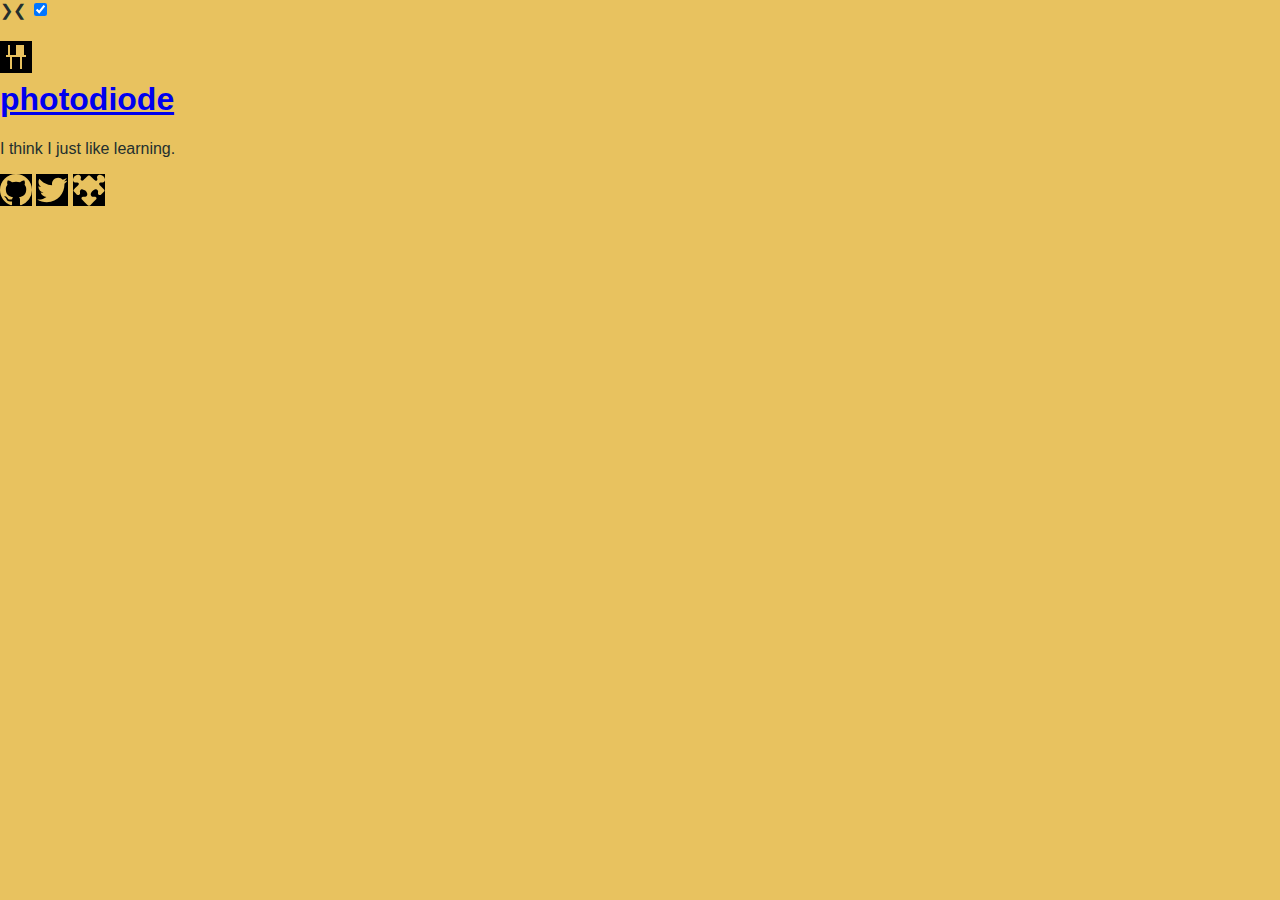
<file: index.htm>
<!doctype html>
<html>
	<head>
		<meta charset="utf-8">
		<meta name="viewport" content="width=device-width, initial-scale=1">
		
		<base href="https://photodiode.github.io/">

		<link rel="icon" type="image/x-icon" href="favicon.png">

		<title>photodiode</title>

		<link rel="stylesheet" type="text/css" href="css/main.css">
		<link rel="stylesheet" type="text/css" href="css/nav.css">
		<link rel="stylesheet" type="text/css" href="css/dialog.css">
		
		<link rel="stylesheet" type="text/css" href="css/article.css">
		<link rel="stylesheet" type="text/css" href="css/code.css">
		<link rel="stylesheet" type="text/css" href="css/syntax_mina.css">
		
		<script src="js/code.js"></script>
		<script>
			document.addEventListener('DOMContentLoaded', function() {
				code();
			});
		</script>
	</head>
	<body class="yellow">
		<label id="nav_button" for="nav_checkbox">❯❮</label>
		<input type="checkbox" id="nav_checkbox" checked>
		<nav>
			<header>
				<h1><a href="/">
					<img src="gfx/photodiode.svg" alt="Simplistic representation of a pin style photodiode">
					<div>photodiode</div>
				</a></h1>
			</header>
			<section>
				<p>I think I just like learning.</p>
			</section>
			<!--a id="arrow" href="/">Back to front</a-->
			<footer>
				<a href="https://github.com/photodiode" target="_blank"><img src="gfx/github.svg" alt="github.com/photodiode"></a>
				<a href="https://twitter.com/pinphotodiode" target="_blank"><img src="gfx/twitter.svg" alt="twitter.com/pinphotodiode"></a>
				<a href="https://addons.mozilla.org/en-US/firefox/addon/panorama-view/" target="_blank"><img src="gfx/addons.svg" alt="Firefox Addons"></a>
			</footer>
		</nav>
		<div class="dialog" hidden>Hello!</div>
		<main>
			<article>
<!-- ARTICLE -->
			</article>
		</main>
	</body>
</html>
</file>
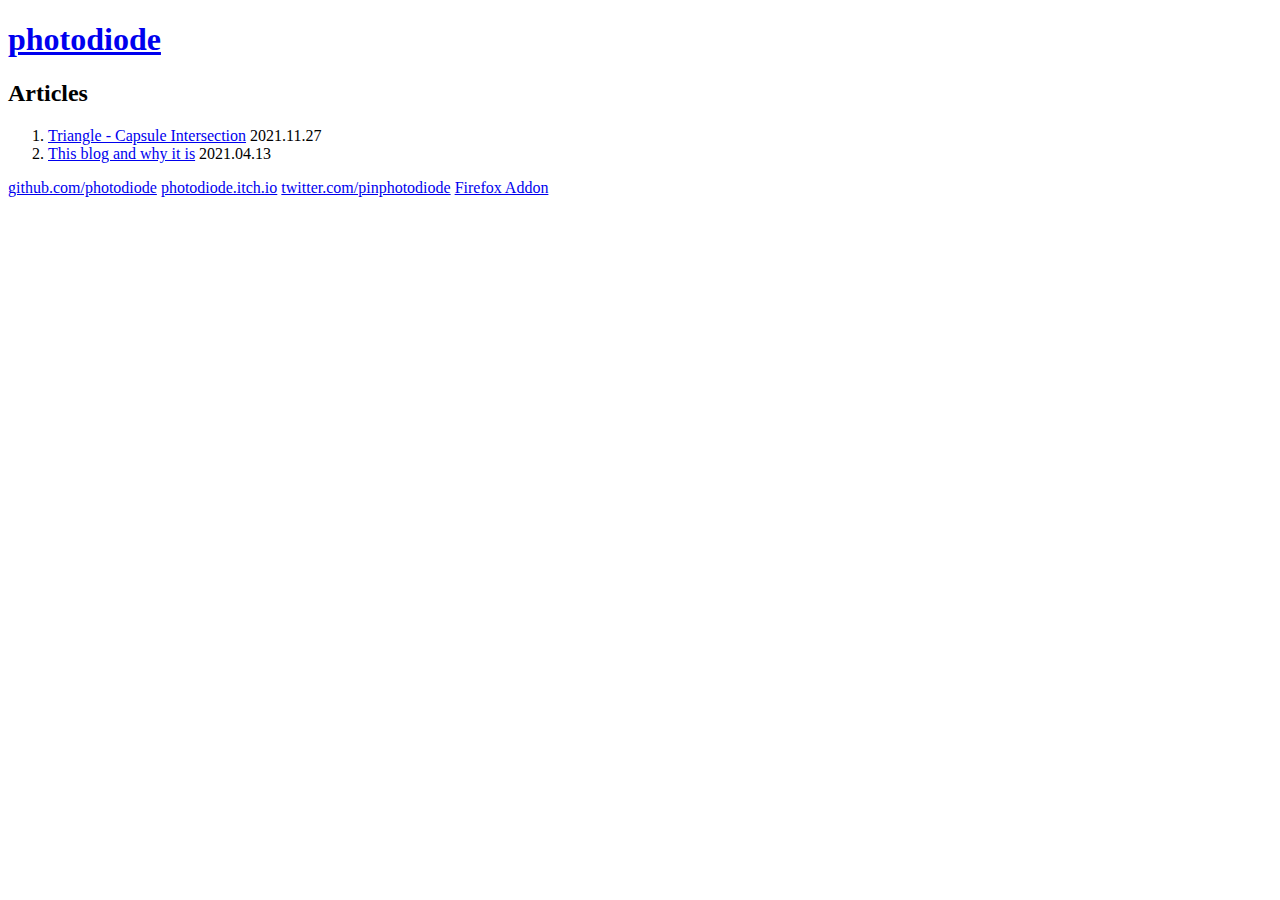
<file: docs/index.html>
<!doctype html>
<html lang=en>
	<head>
		<meta charset="utf-8">
		<meta name="viewport" content="width=device-width">

		<title>photodiode</title>

		<base href="https://photodiode.github.io/">

		<link rel="icon" href="favicon.png?v=0">
		<link rel="stylesheet" href="style.css">
	</head>
	<body class="">
		<header>
			<h1><a href="/">photodiode</a></h1>
		</header>
		<main>
			<h2>Articles</h2>
			<ol>
				<li>
					<a href="article/triangle-capsule-intersection.html">Triangle - Capsule Intersection</a>
					<time datetime="2021-11-27">2021.11.27</time>
				</li>
				<li>
					<a href="article/this-blog-and-why-it-is.html">This blog and why it is</a>
					<time datetime="2021-04-13">2021.04.13</time>
				</li>
			</ol>
		</main>
		<footer>
			<section id="links">
				<a href="https://github.com/photodiode" target="_blank" class="github">github.com/photodiode</a>
				<a href="https://photodiode.itch.io" target="_blank" class="itchio">photodiode.itch.io</a>
				<a href="https://twitter.com/pinphotodiode" target="_blank" class="twitter">twitter.com/pinphotodiode</a>
				<a href="https://addons.mozilla.org/en-US/firefox/addon/panorama-view" target="_blank" class="firefox">Firefox Addon</a>
			</section>
		</footer>
	</body>
</html>
</file>
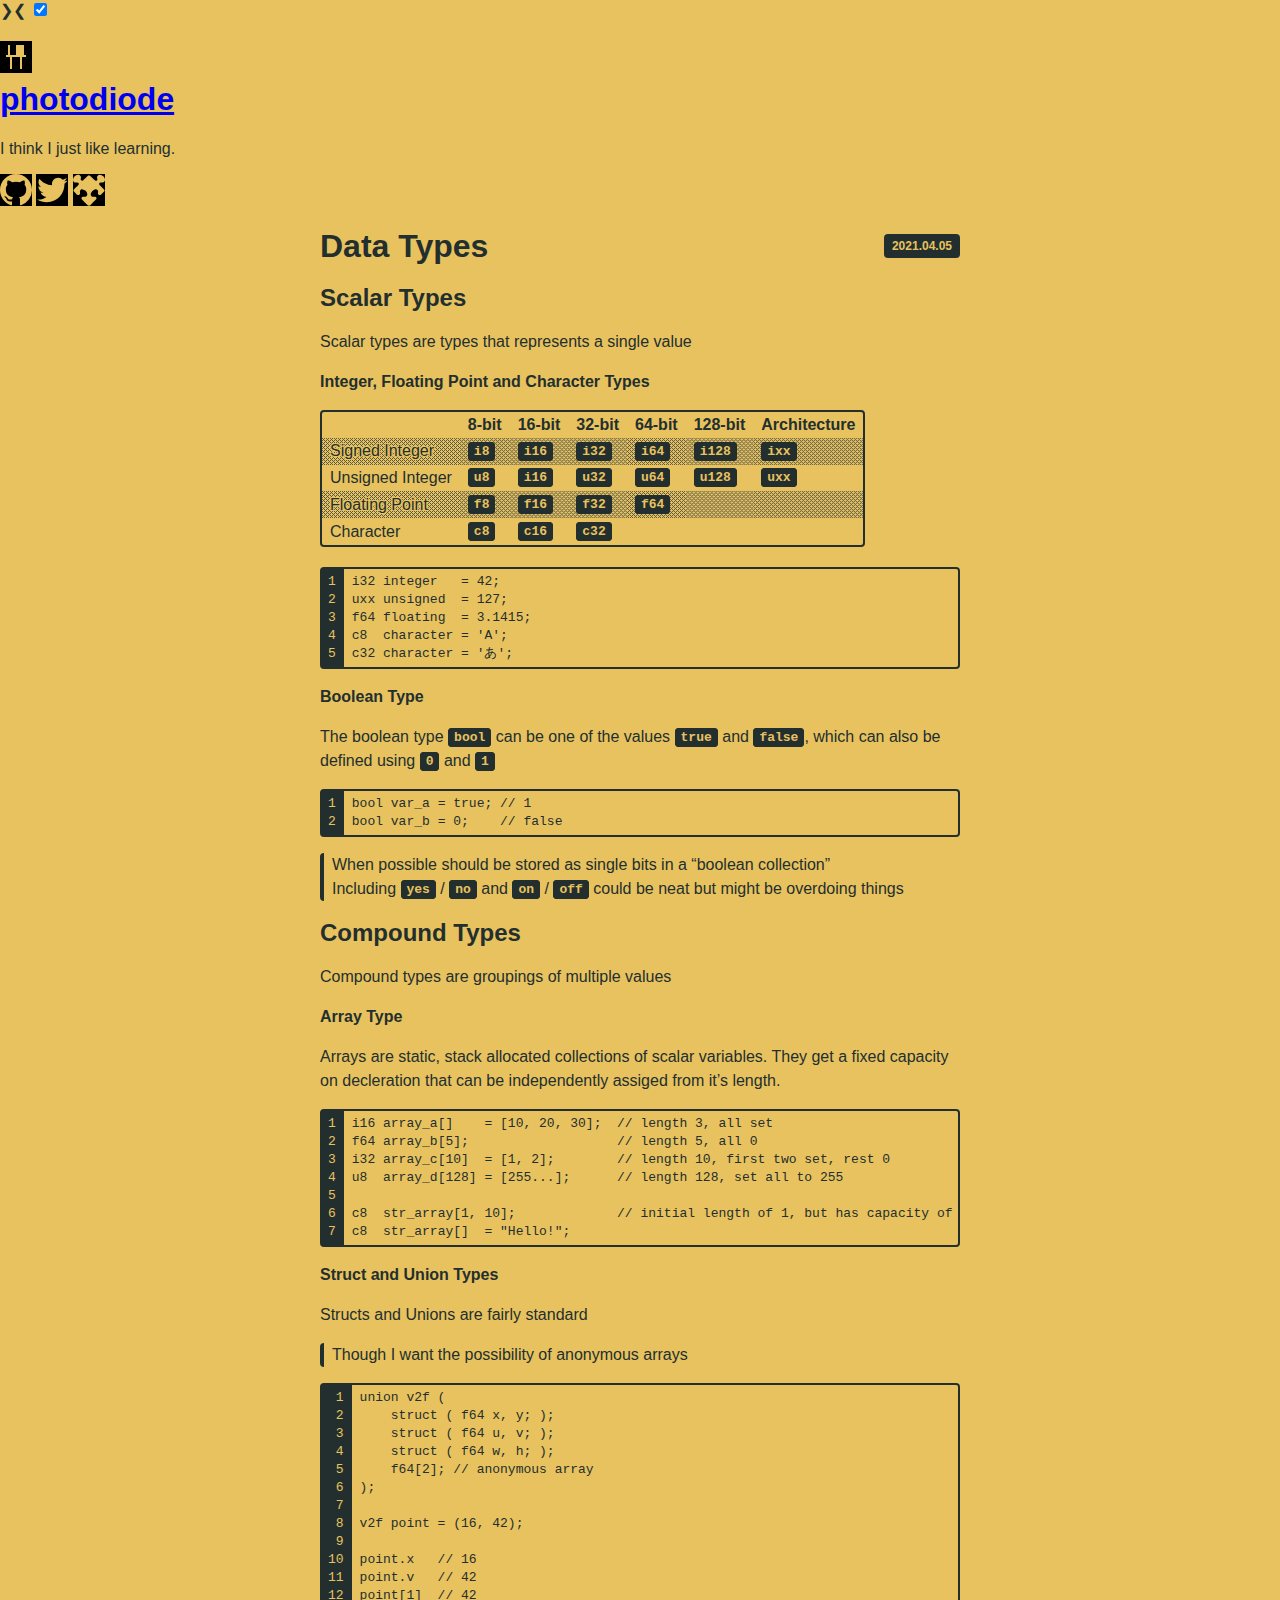
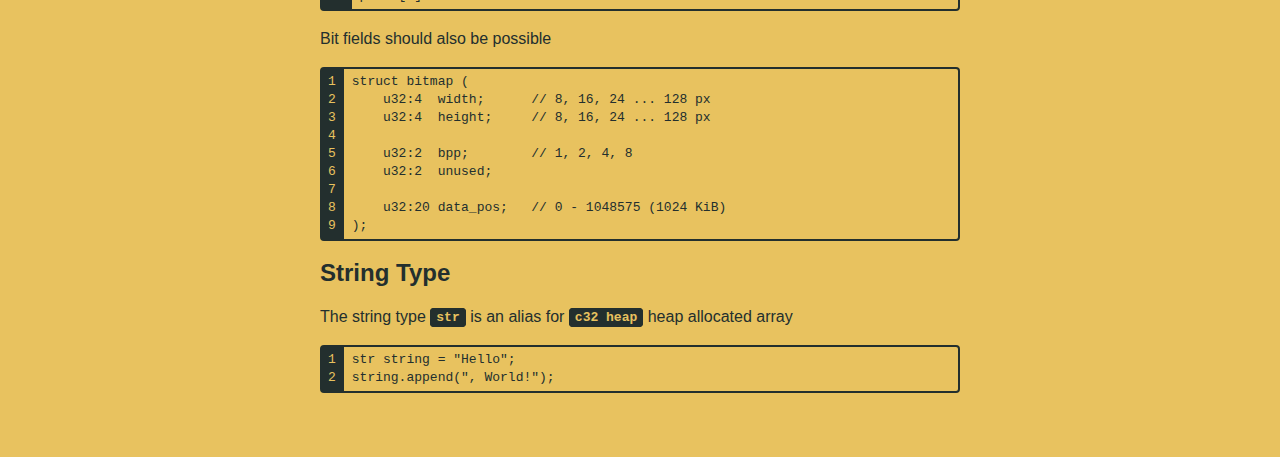
<file: article/data-types.htm>
<!doctype html>
<html>
	<head>
		<meta charset="utf-8">
		<meta name="viewport" content="width=device-width, initial-scale=1">
		
		<base href="https://photodiode.github.io/">

		<link rel="icon" type="image/x-icon" href="favicon.png">

		<title>photodiode</title>

		<link rel="stylesheet" type="text/css" href="css/main.css">
		<link rel="stylesheet" type="text/css" href="css/nav.css">
		<link rel="stylesheet" type="text/css" href="css/dialog.css">
		
		<link rel="stylesheet" type="text/css" href="css/article.css">
		<link rel="stylesheet" type="text/css" href="css/code.css">
		<link rel="stylesheet" type="text/css" href="css/syntax_mina.css">
		
		<script src="js/code.js"></script>
		<script>
			document.addEventListener('DOMContentLoaded', function() {
				code();
			});
		</script>
	</head>
	<body class="yellow">
		<label id="nav_button" for="nav_checkbox">❯❮</label>
		<input type="checkbox" id="nav_checkbox" checked>
		<nav>
			<header>
				<h1><a href="/">
					<img src="gfx/photodiode.svg" alt="Simplistic representation of a pin style photodiode">
					<div>photodiode</div>
				</a></h1>
			</header>
			<section>
				<p>I think I just like learning.</p>
			</section>
			<!--a id="arrow" href="/">Back to front</a-->
			<footer>
				<a href="https://github.com/photodiode" target="_blank"><img src="gfx/github.svg" alt="github.com/photodiode"></a>
				<a href="https://twitter.com/pinphotodiode" target="_blank"><img src="gfx/twitter.svg" alt="twitter.com/pinphotodiode"></a>
				<a href="https://addons.mozilla.org/en-US/firefox/addon/panorama-view/" target="_blank"><img src="gfx/addons.svg" alt="Firefox Addons"></a>
			</footer>
		</nav>
		<div class="dialog" hidden>Hello!</div>
		<main>
			<article>
<time datetime="2021-04-05">2021.04.05</time>

<h1>Data Types</h1>

<h2>Scalar Types</h2>

<p>Scalar types are types that represents a single value</p>

<h3>Integer, Floating Point and Character Types</h3>

<table>
<thead>
<tr>
<th>                  </th>
<th> 8-bit </th>
<th> 16-bit </th>
<th> 32-bit </th>
<th> 64-bit </th>
<th> 128-bit </th>
<th> Architecture </th>
</tr>
</thead>
<tbody>
<tr>
<td> Signed Integer   </td>
<td> <code>i8</code>  </td>
<td> <code>i16</code>  </td>
<td> <code>i32</code>  </td>
<td> <code>i64</code>  </td>
<td> <code>i128</code>  </td>
<td> <code>ixx</code>        </td>
</tr>
<tr>
<td> Unsigned Integer </td>
<td> <code>u8</code>  </td>
<td> <code>i16</code>  </td>
<td> <code>u32</code>  </td>
<td> <code>u64</code>  </td>
<td> <code>u128</code>  </td>
<td> <code>uxx</code>        </td>
</tr>
<tr>
<td> Floating Point   </td>
<td> <code>f8</code>  </td>
<td> <code>f16</code>  </td>
<td> <code>f32</code>  </td>
<td> <code>f64</code>  </td>
<td></td>
<td></td>
</tr>
<tr>
<td> Character        </td>
<td> <code>c8</code>  </td>
<td> <code>c16</code>  </td>
<td> <code>c32</code>  </td>
<td></td>
<td></td>
<td></td>
</tr>
</tbody>
</table>


<pre><code class="mina">i32 integer   = 42;
uxx unsigned  = 127;
f64 floating  = 3.1415;
c8  character = 'A';
c32 character = 'あ';
</code></pre>

<h3>Boolean Type</h3>

<p>The boolean type <code>bool</code> can be one of the values <code>true</code> and <code>false</code>, which can also be defined using <code>0</code> and <code>1</code></p>

<pre><code class="mina">bool var_a = true; // 1
bool var_b = 0;    // false
</code></pre>

<blockquote><p>When possible should be stored as single bits in a &ldquo;boolean collection&rdquo;</p>

<p>Including <code>yes</code> / <code>no</code> and <code>on</code> / <code>off</code> could be neat but might be overdoing things</p></blockquote>

<h2>Compound Types</h2>

<p>Compound types are groupings of multiple values</p>

<h3>Array Type</h3>

<p>Arrays are static, stack allocated collections of scalar variables. They get a fixed capacity on decleration that can be independently assiged from it&rsquo;s length.</p>

<pre><code class="mina">i16 array_a[]    = [10, 20, 30];  // length 3, all set
f64 array_b[5];                   // length 5, all 0
i32 array_c[10]  = [1, 2];        // length 10, first two set, rest 0
u8  array_d[128] = [255...];      // length 128, set all to 255

c8  str_array[1, 10];             // initial length of 1, but has capacity of 10
c8  str_array[]  = "Hello!";
</code></pre>

<h3>Struct and Union Types</h3>

<p>Structs and Unions are fairly standard</p>

<blockquote><p>Though I want the possibility of anonymous arrays</p></blockquote>

<pre><code class="mina">union v2f (
    struct ( f64 x, y; );
    struct ( f64 u, v; );
    struct ( f64 w, h; );
    f64[2]; // anonymous array
);

v2f point = (16, 42);

point.x   // 16
point.v   // 42
point[1]  // 42
</code></pre>

<p>Bit fields should also be possible</p>

<pre><code class="mina">struct bitmap (
    u32:4  width;      // 8, 16, 24 ... 128 px
    u32:4  height;     // 8, 16, 24 ... 128 px

    u32:2  bpp;        // 1, 2, 4, 8
    u32:2  unused;

    u32:20 data_pos;   // 0 - 1048575 (1024 KiB)
);
</code></pre>

<h2>String Type</h2>

<p>The string type <code>str</code> is an alias for <code>c32 heap</code> heap allocated array</p>

<pre><code class="mina">str string = "Hello";
string.append(", World!");
</code></pre>
			</article>
		</main>
	</body>
</html>
</file>
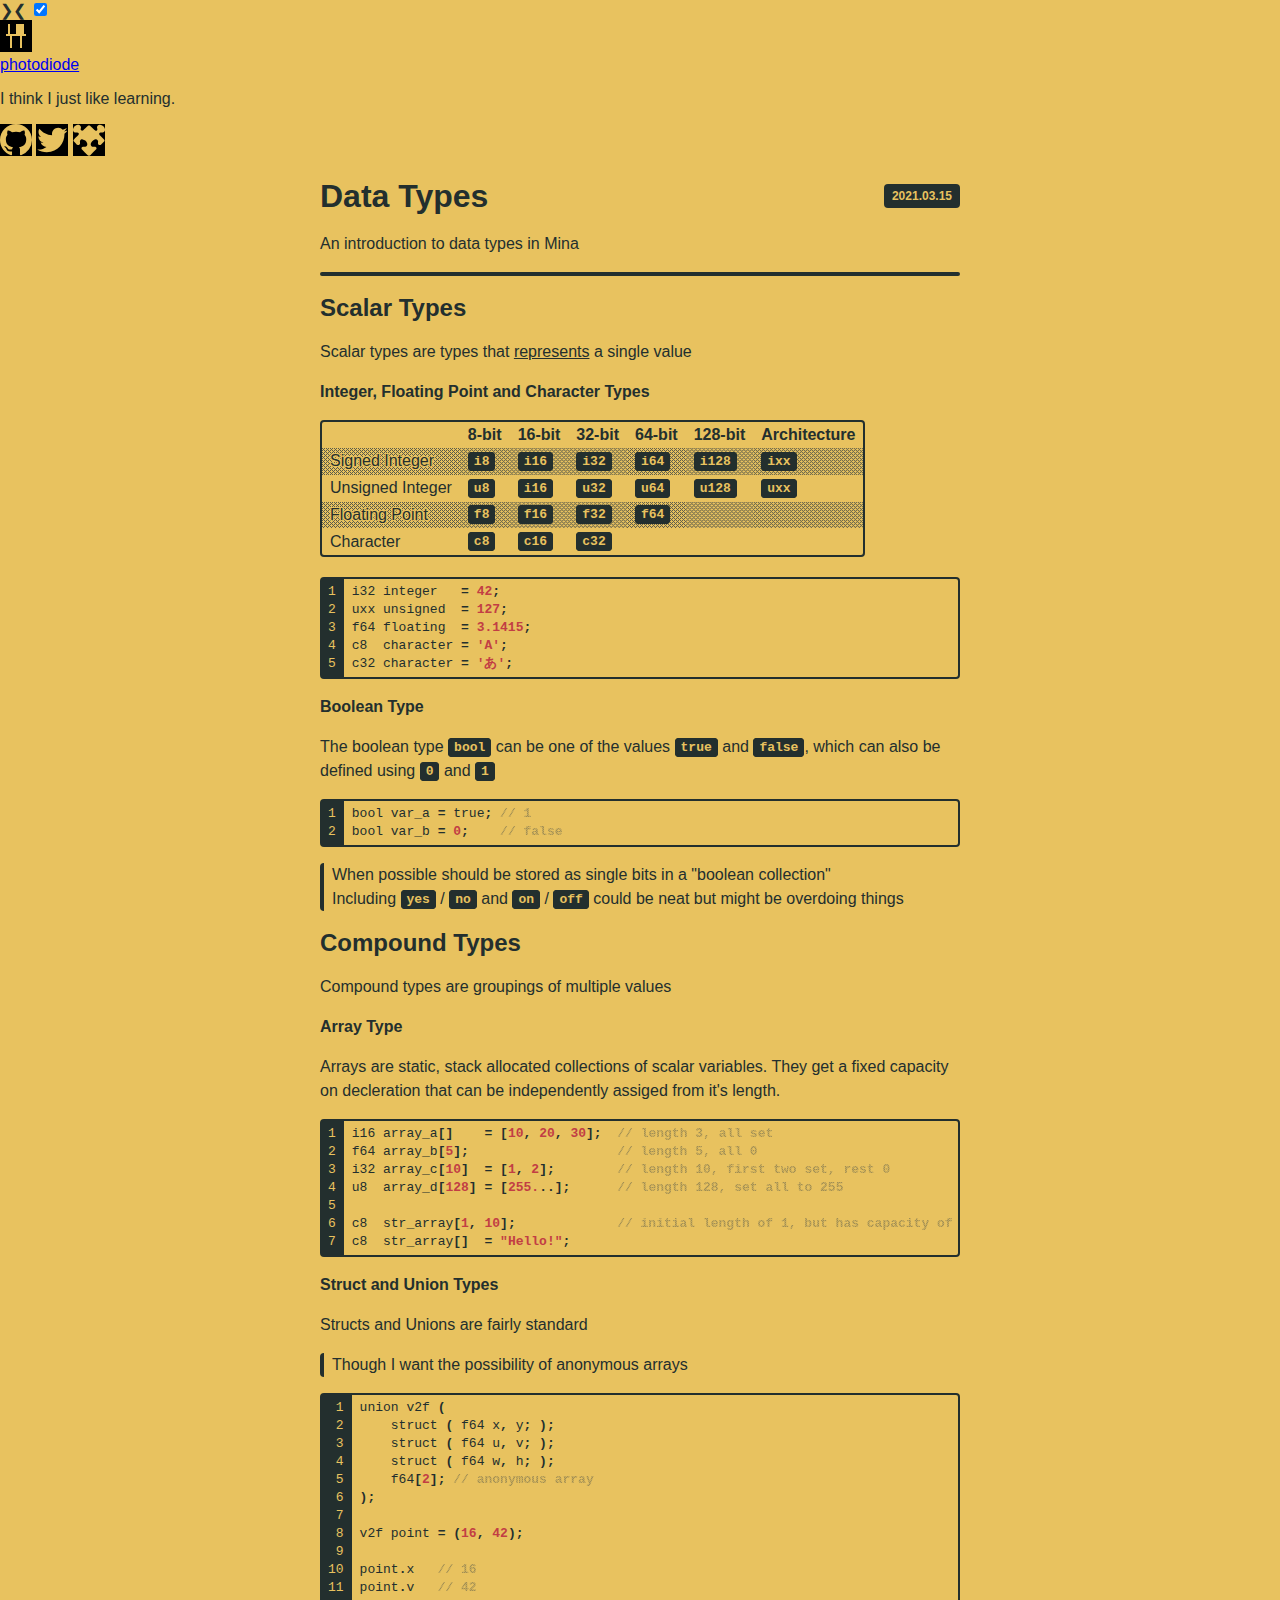
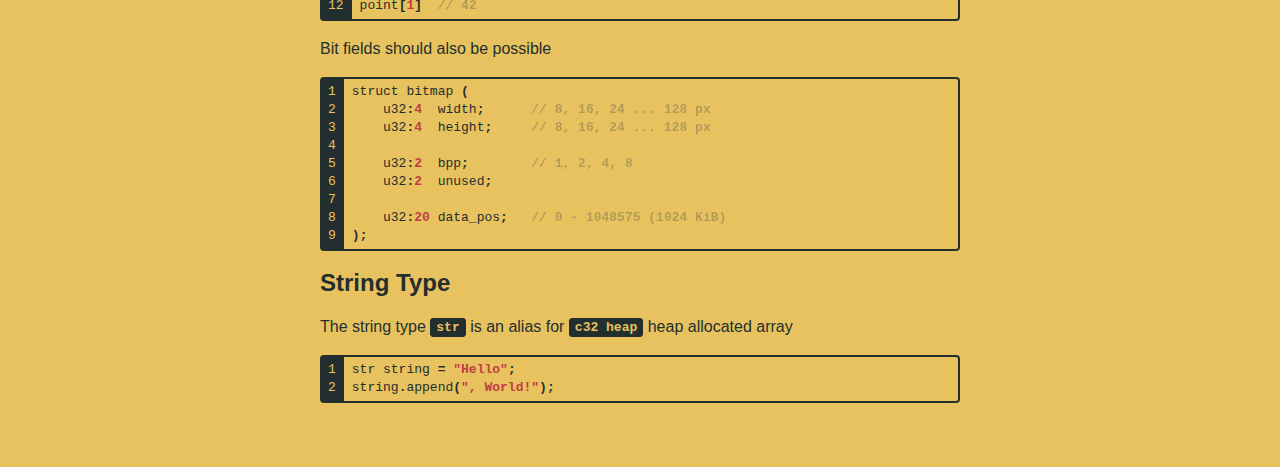
<file: article/data-types.html>
<!doctype html>
<html>
	<head>
		<meta charset="utf-8">
		<meta name="viewport" content="width=device-width, initial-scale=1">
		
		<base href="https://photodiode.github.io/">

		<link rel="icon" type="image/x-icon" href="favicon.png">

		<title>photodiode</title>

		<link rel="stylesheet" type="text/css" href="css/main.css">
		<link rel="stylesheet" type="text/css" href="css/nav.css">
		<link rel="stylesheet" type="text/css" href="css/dialog.css">
		
		<link rel="stylesheet" type="text/css" href="css/article.css">
		<link rel="stylesheet" type="text/css" href="css/code.css">
		<link rel="stylesheet" type="text/css" href="css/syntax_mina.css">
		
		<script src="js/code.js"></script>
		<script>
			document.addEventListener('DOMContentLoaded', function() {
				code();
			});
		</script>
	</head>
	<body class="yellow">
		<label id="nav_button" for="nav_checkbox">❯❮</label>
		<input type="checkbox" id="nav_checkbox" checked>
		<nav>
			<header>
				<a href="/">
					<img src="gfx/photodiode.svg" alt="Simplistic representation of a pin style photodiode">
					<div>photodiode</div>
				</a>
			</header>
			<section>
				<p>I think I just like learning.</p>
			</section>
			<!--a id="arrow" href="/">Back to front</a-->
			<footer>
				<a href="https://github.com/photodiode" target="_blank"><img src="gfx/github.svg" alt="github.com/photodiode"></a>
				<a href="https://twitter.com/pinphotodiode" target="_blank"><img src="gfx/twitter.svg" alt="twitter.com/pinphotodiode"></a>
				<a href="https://addons.mozilla.org/en-US/firefox/addon/panorama-view/" target="_blank"><img src="gfx/addons.svg" alt="Firefox Addons"></a>
			</footer>
		</nav>
		<div class="dialog" hidden>Hello!</div>
		<main>
<article>
<time datetime="2021-03-15">2021.03.15</time>
<h1>Data Types</h1>
<p>An introduction to data types in Mina</p>
<hr />
<h2>Scalar Types</h2>
<p>Scalar types are types that <a href="#test">represents</a> a single value</p>
<h3>Integer, Floating Point and Character Types</h3>
<table>
<thead>
<tr>
<th></th>
<th>8-bit</th>
<th>16-bit</th>
<th>32-bit</th>
<th>64-bit</th>
<th>128-bit</th>
<th>Architecture</th>
</tr>
</thead>
<tbody>
<tr>
<td>Signed Integer</td>
<td><code>i8</code></td>
<td><code>i16</code></td>
<td><code>i32</code></td>
<td><code>i64</code></td>
<td><code>i128</code></td>
<td><code>ixx</code></td>
</tr>
<tr>
<td>Unsigned Integer</td>
<td><code>u8</code></td>
<td><code>i16</code></td>
<td><code>u32</code></td>
<td><code>u64</code></td>
<td><code>u128</code></td>
<td><code>uxx</code></td>
</tr>
<tr>
<td>Floating Point</td>
<td><code>f8</code></td>
<td><code>f16</code></td>
<td><code>f32</code></td>
<td><code>f64</code></td>
<td></td>
<td></td>
</tr>
<tr>
<td>Character</td>
<td><code>c8</code></td>
<td><code>c16</code></td>
<td><code>c32</code></td>
<td></td>
<td></td>
<td></td>
</tr>
</tbody>
</table>
<pre><code class="language-mina">i32 integer   = 42;
uxx unsigned  = 127;
f64 floating  = 3.1415;
c8  character = 'A';
c32 character = 'あ';
</code></pre>
<h3>Boolean Type</h3>
<p>The boolean type <code>bool</code> can be one of the values <code>true</code> and <code>false</code>, which can also be defined using <code>0</code> and <code>1</code></p>
<pre><code class="language-mina">bool var_a = true; // 1
bool var_b = 0;    // false
</code></pre>
<blockquote>
<p>When possible should be stored as single bits in a "boolean collection"</p>
<p>Including <code>yes</code> / <code>no</code> and <code>on</code> / <code>off</code> could be neat but might be overdoing things</p>
</blockquote>
<h2>Compound Types</h2>
<p>Compound types are groupings of multiple values</p>
<h3>Array Type</h3>
<p>Arrays are static, stack allocated collections of scalar variables. They get a fixed capacity on decleration that can be independently assiged from it's length.</p>
<pre><code class="language-mina">i16 array_a[]    = [10, 20, 30];  // length 3, all set
f64 array_b[5];                   // length 5, all 0
i32 array_c[10]  = [1, 2];        // length 10, first two set, rest 0
u8  array_d[128] = [255...];      // length 128, set all to 255

c8  str_array[1, 10];             // initial length of 1, but has capacity of 10
c8  str_array[]  = &quot;Hello!&quot;;
</code></pre>
<h3>Struct and Union Types</h3>
<p>Structs and Unions are fairly standard</p>
<blockquote>
<p>Though I want the possibility of anonymous arrays</p>
</blockquote>
<pre><code class="language-mina">union v2f (
    struct ( f64 x, y; );
    struct ( f64 u, v; );
    struct ( f64 w, h; );
    f64[2]; // anonymous array
);

v2f point = (16, 42);

point.x   // 16
point.v   // 42
point[1]  // 42
</code></pre>
<p>Bit fields should also be possible</p>
<pre><code class="language-mina">struct bitmap (
    u32:4  width;      // 8, 16, 24 ... 128 px
    u32:4  height;     // 8, 16, 24 ... 128 px

    u32:2  bpp;        // 1, 2, 4, 8
    u32:2  unused;

    u32:20 data_pos;   // 0 - 1048575 (1024 KiB)
);
</code></pre>
<h2>String Type</h2>
<p>The string type <code>str</code> is an alias for <code>c32 heap</code> heap allocated array</p>
<pre><code class="language-mina">str string = &quot;Hello&quot;;
string.append(&quot;, World!&quot;);
</code></pre>
</article>
		</main>
	</body>
</html>
</file>
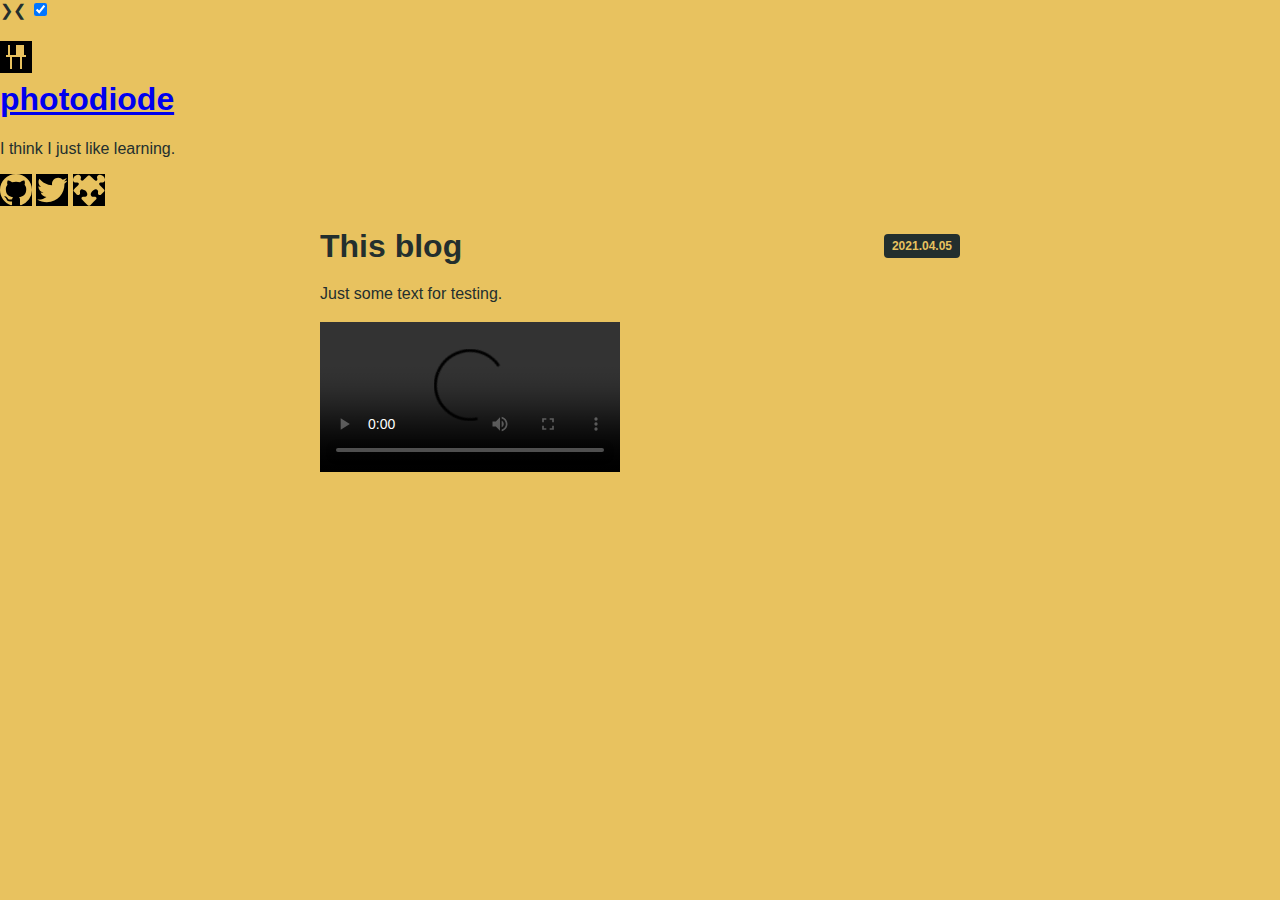
<file: article/this-blog.htm>
<!doctype html>
<html>
	<head>
		<meta charset="utf-8">
		<meta name="viewport" content="width=device-width, initial-scale=1">
		
		<base href="https://photodiode.github.io/">

		<link rel="icon" type="image/x-icon" href="favicon.png">

		<title>photodiode</title>

		<link rel="stylesheet" type="text/css" href="css/main.css">
		<link rel="stylesheet" type="text/css" href="css/nav.css">
		<link rel="stylesheet" type="text/css" href="css/dialog.css">
		
		<link rel="stylesheet" type="text/css" href="css/article.css">
		<link rel="stylesheet" type="text/css" href="css/code.css">
		<link rel="stylesheet" type="text/css" href="css/syntax_mina.css">
		
		<script src="js/code.js"></script>
		<script>
			document.addEventListener('DOMContentLoaded', function() {
				code();
			});
		</script>
	</head>
	<body class="yellow">
		<label id="nav_button" for="nav_checkbox">❯❮</label>
		<input type="checkbox" id="nav_checkbox" checked>
		<nav>
			<header>
				<h1><a href="/">
					<img src="gfx/photodiode.svg" alt="Simplistic representation of a pin style photodiode">
					<div>photodiode</div>
				</a></h1>
			</header>
			<section>
				<p>I think I just like learning.</p>
			</section>
			<!--a id="arrow" href="/">Back to front</a-->
			<footer>
				<a href="https://github.com/photodiode" target="_blank"><img src="gfx/github.svg" alt="github.com/photodiode"></a>
				<a href="https://twitter.com/pinphotodiode" target="_blank"><img src="gfx/twitter.svg" alt="twitter.com/pinphotodiode"></a>
				<a href="https://addons.mozilla.org/en-US/firefox/addon/panorama-view/" target="_blank"><img src="gfx/addons.svg" alt="Firefox Addons"></a>
			</footer>
		</nav>
		<div class="dialog" hidden>Hello!</div>
		<main>
			<article>
<time datetime="2021-04-05">2021.04.05</time>

<h1>This blog</h1>

<p>Just some text for testing.</p>

<p><video controls="true" allowfullscreen="true">
    <source src="videos/chip-8.mp4" type="video/mp4">
</video></p>
			</article>
		</main>
	</body>
</html>
</file>
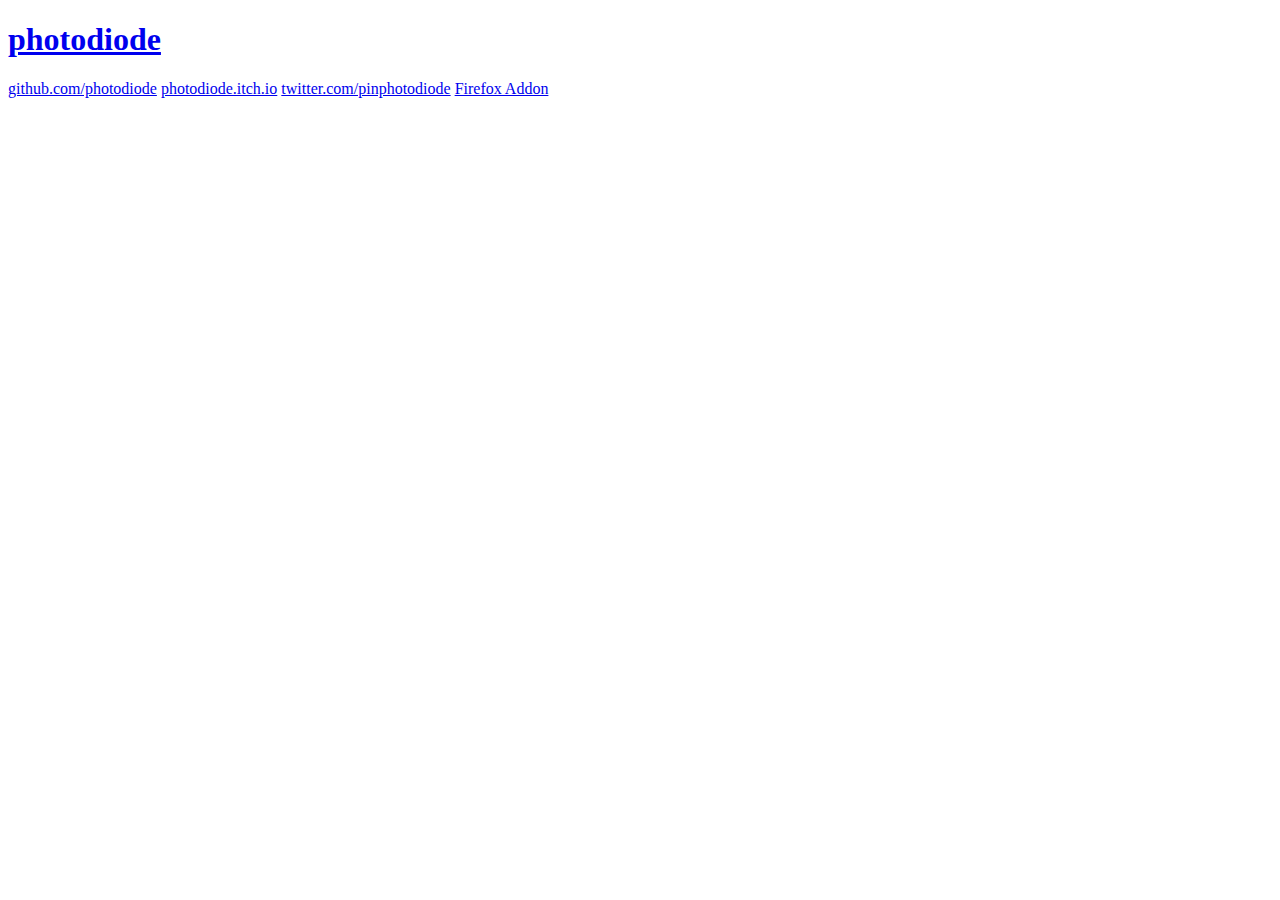
<file: src/template.html>
<!doctype html>
<html lang=en>
	<head>
		<meta charset="utf-8">
		<meta name="viewport" content="width=device-width">

		<title><!-- TITLE --></title>

		<base href="https://photodiode.github.io/">

		<link rel="icon" href="favicon.png?v=0">
		<link rel="stylesheet" href="style.css">
	</head>
	<body class="">
		<header>
			<h1><a href="/">photodiode</a></h1>
		</header>
		<main>
<!-- CONTENT -->
		</main>
		<footer>
			<section id="links">
				<a href="https://github.com/photodiode" target="_blank" class="github">github.com/photodiode</a>
				<a href="https://photodiode.itch.io" target="_blank" class="itchio">photodiode.itch.io</a>
				<a href="https://twitter.com/pinphotodiode" target="_blank" class="twitter">twitter.com/pinphotodiode</a>
				<a href="https://addons.mozilla.org/en-US/firefox/addon/panorama-view" target="_blank" class="firefox">Firefox Addon</a>
			</section>
		</footer>
	</body>
</html>
</file>
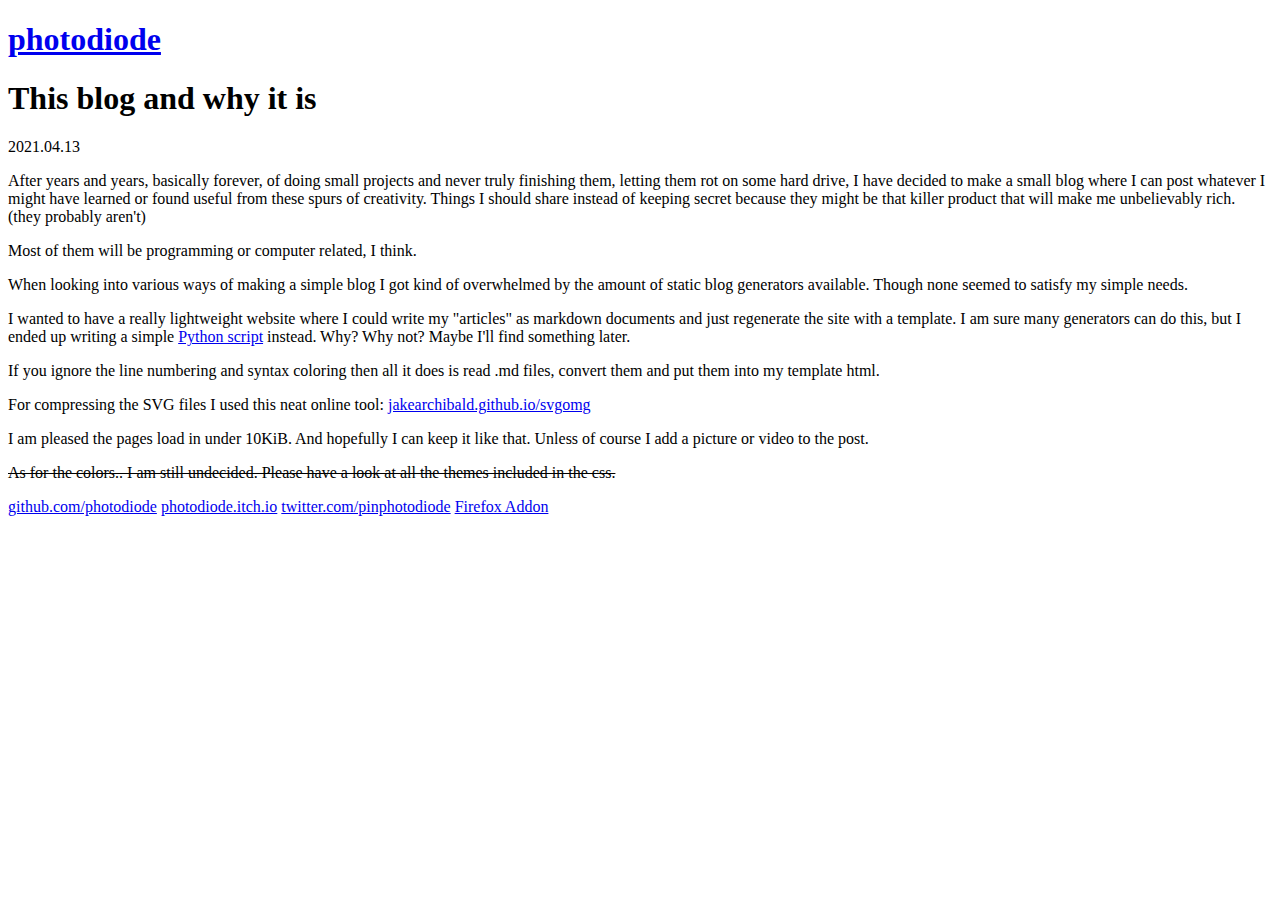
<file: docs/article/this-blog-and-why-it-is.html>
<!doctype html>
<html lang=en>
	<head>
		<meta charset="utf-8">
		<meta name="viewport" content="width=device-width">

		<title>This blog and why it is - photodiode</title>

		<base href="https://photodiode.github.io/">

		<link rel="icon" href="favicon.png?v=0">
		<link rel="stylesheet" href="style.css">
	</head>
	<body class="">
		<header>
			<h1><a href="/">photodiode</a></h1>
		</header>
		<main>
<article>
<h1>This blog and why it is</h1>
<time datetime="2021-04-13">2021.04.13</time>

<p>After years and years, basically forever, of doing small projects and never truly finishing them, letting them rot on some hard drive, I have decided to make a small blog where I can post whatever I might have learned or found useful from these spurs of creativity. Things I should share instead of keeping secret because they might be that killer product that will make me unbelievably rich. (they probably aren't)</p>
<p>Most of them will be programming or computer related, I think.</p>
<p>When looking into various ways of making a simple blog I got kind of overwhelmed by the amount of static blog generators available. Though none seemed to satisfy my simple needs.</p>
<p>I wanted to have a really lightweight website where I could write my "articles" as markdown documents and just regenerate the site with a template. I am sure many generators can do this, but I ended up writing a simple <a href="https://github.com/photodiode/photodiode.github.io/blob/master/publish" target="_blank">Python script</a> instead. Why? Why not? Maybe I'll find something later.</p>
<p>If you ignore the line numbering and syntax coloring then all it does is read .md files, convert them and put them into my template html.</p>
<p>For compressing the SVG files I used this neat online tool: <a href="https://jakearchibald.github.io/svgomg/" target="_blank">jakearchibald.github.io/svgomg</a></p>
<p>I am pleased the pages load in under 10KiB. And hopefully I can keep it like that. Unless of course I add a picture or video to the post.</p>
<p><del>As for the colors.. I am still undecided. Please have a look at all the themes included in the css.</del></p>

</article>
		</main>
		<footer>
			<section id="links">
				<a href="https://github.com/photodiode" target="_blank" class="github">github.com/photodiode</a>
				<a href="https://photodiode.itch.io" target="_blank" class="itchio">photodiode.itch.io</a>
				<a href="https://twitter.com/pinphotodiode" target="_blank" class="twitter">twitter.com/pinphotodiode</a>
				<a href="https://addons.mozilla.org/en-US/firefox/addon/panorama-view" target="_blank" class="firefox">Firefox Addon</a>
			</section>
		</footer>
	</body>
</html>
</file>
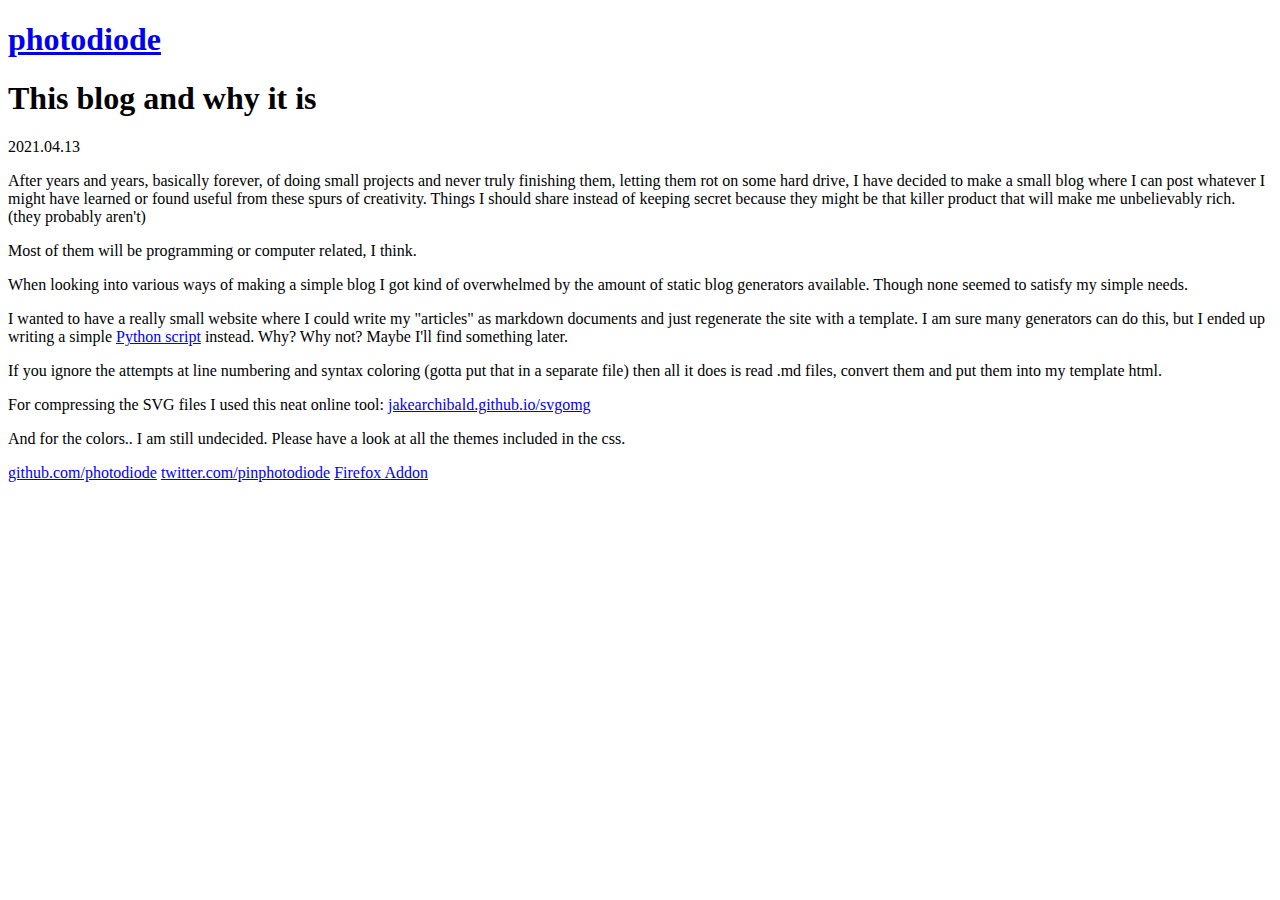
<file: docs/article/this-blog.html>
<!doctype html>
<html lang=en>
	<head>
		<meta charset="utf-8">
		<meta name="viewport" content="width=device-width">

		<title>This blog and why it is - photodiode</title>

		<base href="https://photodiode.github.io/">

		<link rel="icon" href="favicon.png?v=0">
		<link rel="stylesheet" href="style.css">
	</head>
	<body class="">
		<header>
			<h1><a href="/">photodiode</a></h1>
		</header>
		<main>
<article>
<h1>This blog and why it is</h1>
<time datetime="2021-04-13">2021.04.13</time>

<p>After years and years, basically forever, of doing small projects and never truly finishing them, letting them rot on some hard drive, I have decided to make a small blog where I can post whatever I might have learned or found useful from these spurs of creativity. Things I should share instead of keeping secret because they might be that killer product that will make me unbelievably rich. (they probably aren't)</p>
<p>Most of them will be programming or computer related, I think.</p>
<p>When looking into various ways of making a simple blog I got kind of overwhelmed by the amount of static blog generators available. Though none seemed to satisfy my simple needs.</p>
<p>I wanted to have a really small website where I could write my "articles" as markdown documents and just regenerate the site with a template. I am sure many generators can do this, but I ended up writing a simple <a href="https://github.com/photodiode/photodiode.github.io/blob/master/publish">Python script</a> instead. Why? Why not? Maybe I'll find something later.</p>
<p>If you ignore the attempts at line numbering and syntax coloring (gotta put that in a separate file) then all it does is read .md files, convert them and put them into my template html.</p>
<p>For compressing the SVG files I used this neat online tool: <a href="https://jakearchibald.github.io/svgomg/">jakearchibald.github.io/svgomg</a></p>
<p>And for the colors.. I am still undecided. Please have a look at all the themes included in the css.</p>

</article>
		</main>
		<footer>
			<section id="links">
				<a href="https://github.com/photodiode" target="_blank" class="github">github.com/photodiode</a>
				<a href="https://twitter.com/pinphotodiode" target="_blank" class="twitter">twitter.com/pinphotodiode</a>
				<a href="https://addons.mozilla.org/en-US/firefox/addon/panorama-view/" target="_blank" class="firefox">Firefox Addon</a>
			</section>
		</footer>
	</body>
</html>
</file>
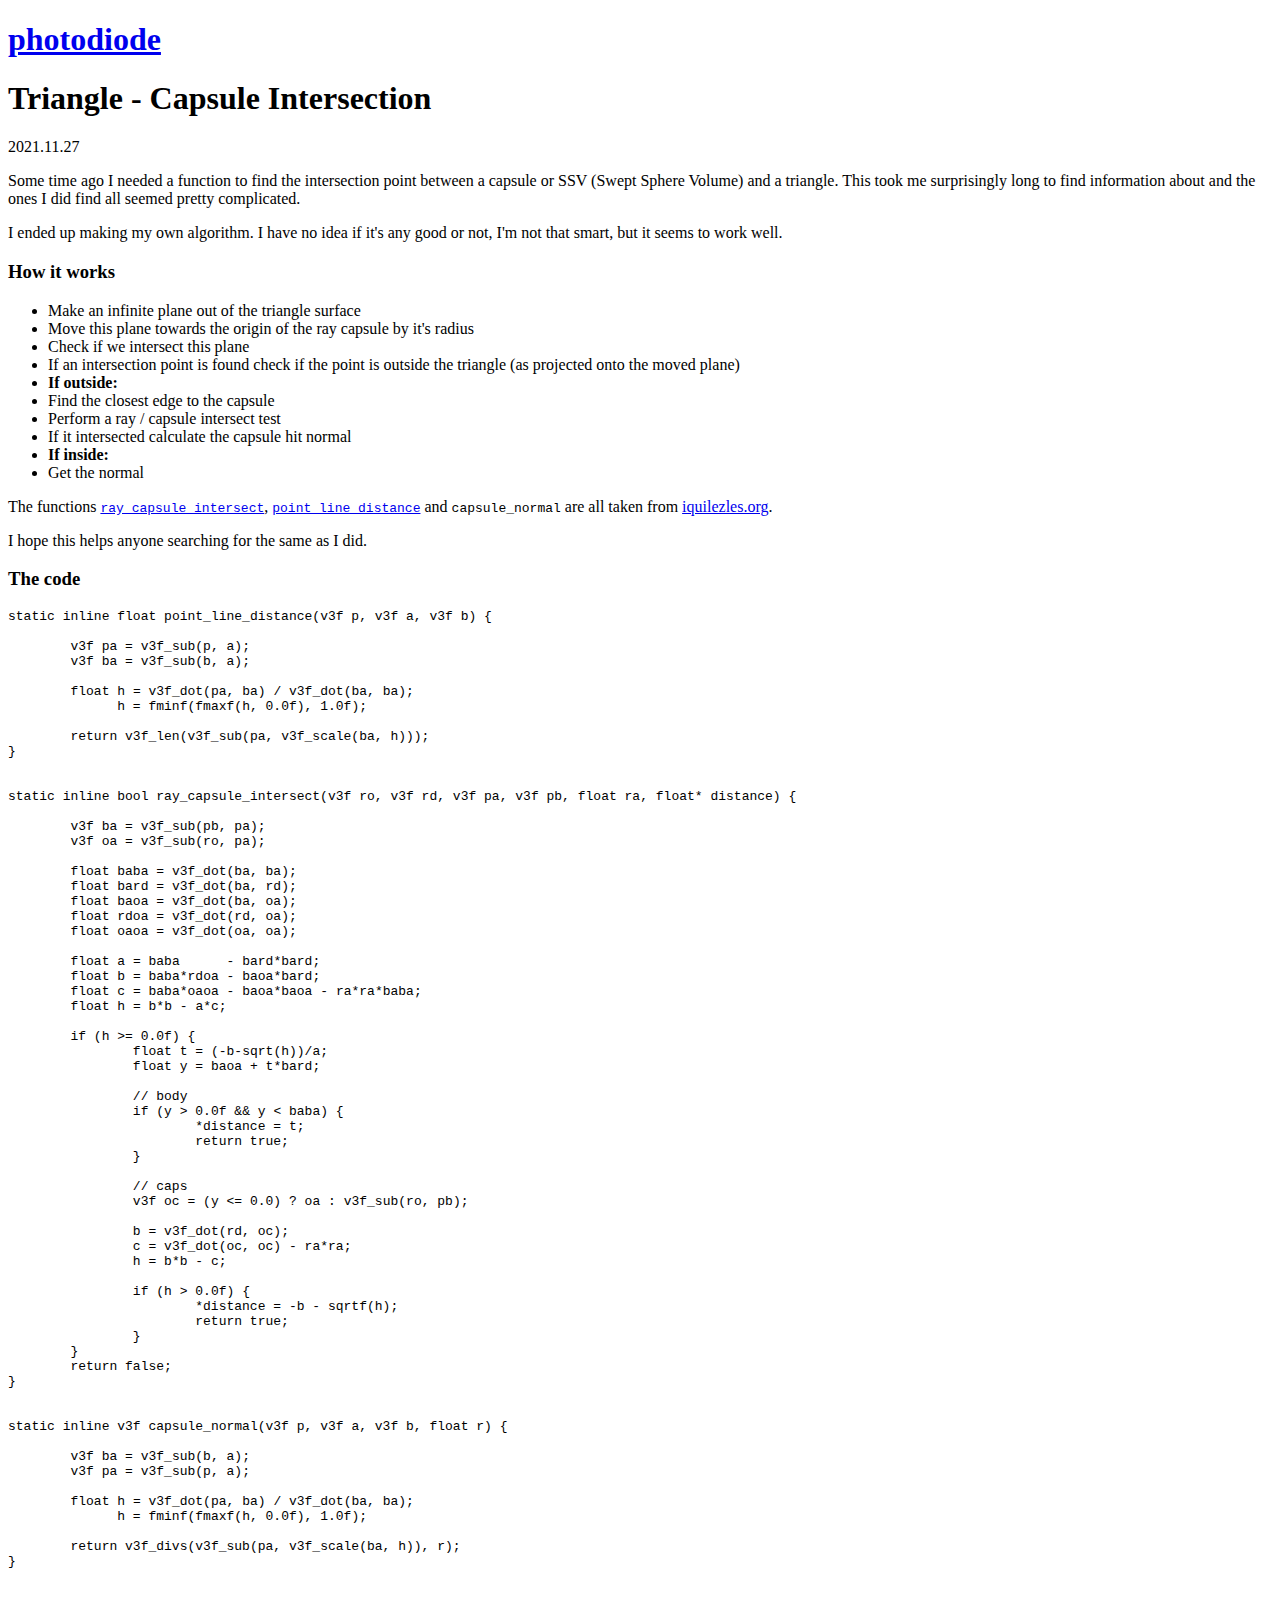
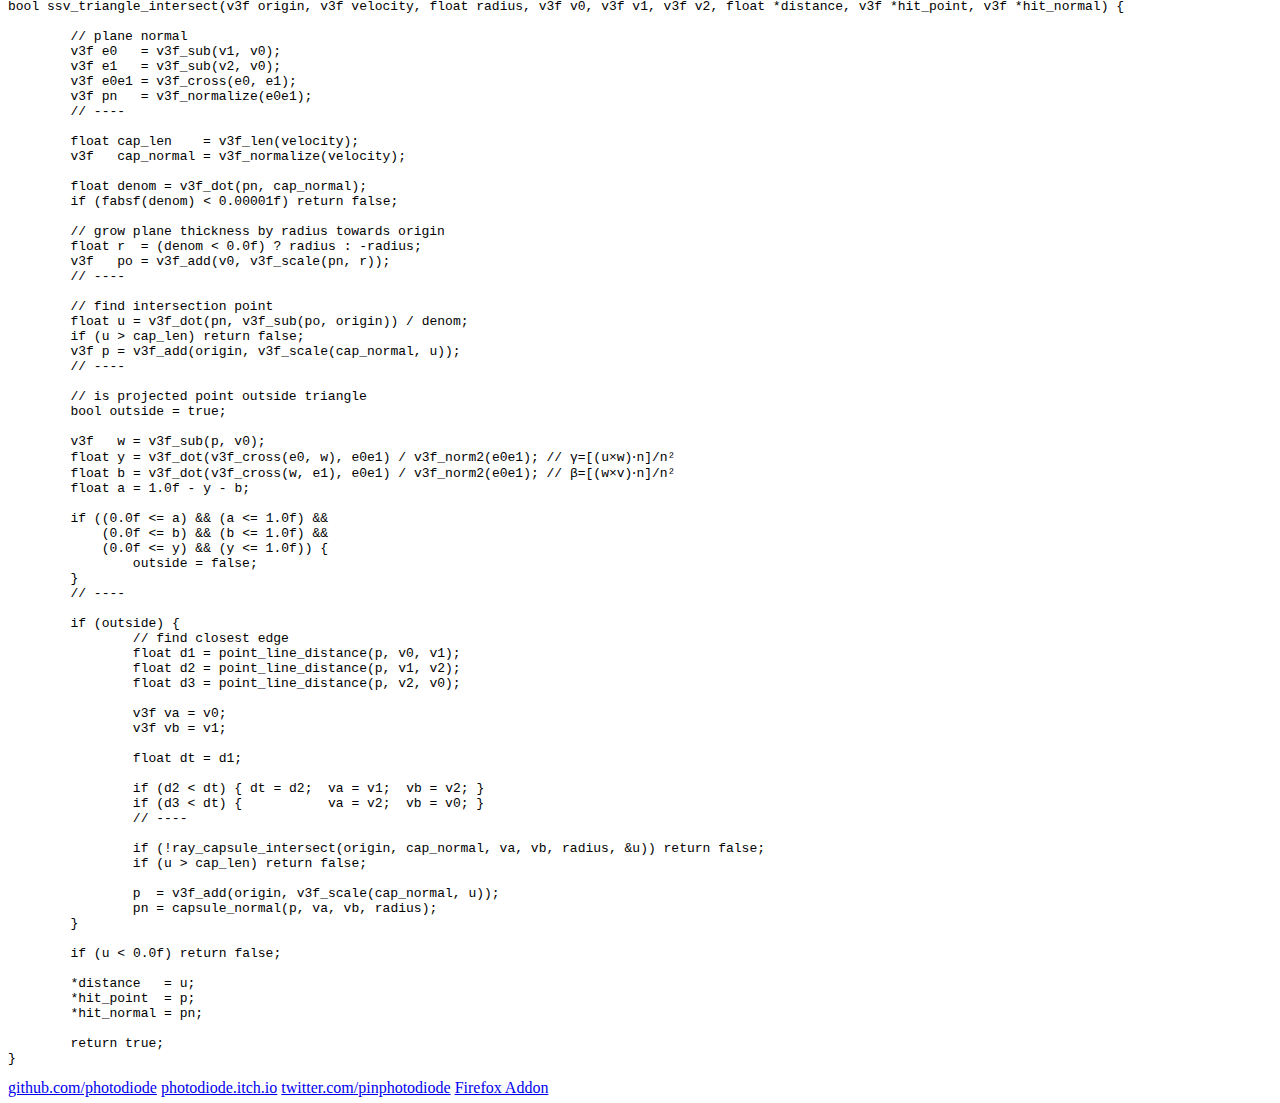
<file: docs/article/triangle-capsule-intersection.html>
<!doctype html>
<html lang=en>
	<head>
		<meta charset="utf-8">
		<meta name="viewport" content="width=device-width">

		<title>Triangle - Capsule Intersection - photodiode</title>

		<base href="https://photodiode.github.io/">

		<link rel="icon" href="favicon.png?v=0">
		<link rel="stylesheet" href="style.css">
	</head>
	<body class="">
		<header>
			<h1><a href="/">photodiode</a></h1>
		</header>
		<main>
<article>
<h1>Triangle - Capsule Intersection</h1>
<time datetime="2021-11-27">2021.11.27</time>

<p>Some time ago I needed a function to find the intersection point between a capsule or SSV (Swept Sphere Volume) and a triangle. This took me surprisingly long to find information about and the ones I did find all seemed pretty complicated.</p>
<p>I ended up making my own algorithm. I have no idea if it's any good or not, I'm not that smart, but it seems to work well.</p>
<h3>How it works</h3>
<ul>
<li>Make an infinite plane out of the triangle surface</li>
<li>Move this plane towards the origin of the ray capsule by it's radius</li>
<li>Check if we intersect this plane</li>
<li>If an intersection point is found check if the point is outside the triangle (as projected onto the moved plane)</li>
<li><strong>If outside:</strong></li>
<li>Find the closest edge to the capsule</li>
<li>Perform a ray / capsule intersect test</li>
<li>If it intersected calculate the capsule hit normal</li>
<li><strong>If inside:</strong></li>
<li>Get the normal</li>
</ul>
<p>The functions <a href="https://www.iquilezles.org/www/articles/intersectors/intersectors.htm"><code>ray_capsule_intersect</code></a>, <a href="https://www.iquilezles.org/www/articles/distfunctions/distfunctions.htm"><code>point_line_distance</code></a> and <code>capsule_normal</code> are all taken from <a href="https://www.iquilezles.org/">iquilezles.org</a>.</p>
<p>I hope this helps anyone searching for the same as I did.</p>
<h3>The code</h3>
<pre><code><line><span class="k">static</span><span class="w"> </span><span class="kr">inline</span><span class="w"> </span><span class="kt">float</span><span class="w"> </span><span class="nf">point_line_distance</span><span class="p">(</span><span class="n">v3f</span><span class="w"> </span><span class="n">p</span><span class="p">,</span><span class="w"> </span><span class="n">v3f</span><span class="w"> </span><span class="n">a</span><span class="p">,</span><span class="w"> </span><span class="n">v3f</span><span class="w"> </span><span class="n">b</span><span class="p">)</span><span class="w"> </span><span class="p">{</span><span class="w"></span></line>
<line></line>
<line><span class="w">        </span><span class="n">v3f</span><span class="w"> </span><span class="n">pa</span><span class="w"> </span><span class="o">=</span><span class="w"> </span><span class="n">v3f_sub</span><span class="p">(</span><span class="n">p</span><span class="p">,</span><span class="w"> </span><span class="n">a</span><span class="p">);</span><span class="w"></span></line>
<line><span class="w">        </span><span class="n">v3f</span><span class="w"> </span><span class="n">ba</span><span class="w"> </span><span class="o">=</span><span class="w"> </span><span class="n">v3f_sub</span><span class="p">(</span><span class="n">b</span><span class="p">,</span><span class="w"> </span><span class="n">a</span><span class="p">);</span><span class="w"></span></line>
<line></line>
<line><span class="w">        </span><span class="kt">float</span><span class="w"> </span><span class="n">h</span><span class="w"> </span><span class="o">=</span><span class="w"> </span><span class="n">v3f_dot</span><span class="p">(</span><span class="n">pa</span><span class="p">,</span><span class="w"> </span><span class="n">ba</span><span class="p">)</span><span class="w"> </span><span class="o">/</span><span class="w"> </span><span class="n">v3f_dot</span><span class="p">(</span><span class="n">ba</span><span class="p">,</span><span class="w"> </span><span class="n">ba</span><span class="p">);</span><span class="w"></span></line>
<line><span class="w">              </span><span class="n">h</span><span class="w"> </span><span class="o">=</span><span class="w"> </span><span class="n">fminf</span><span class="p">(</span><span class="n">fmaxf</span><span class="p">(</span><span class="n">h</span><span class="p">,</span><span class="w"> </span><span class="mf">0.0f</span><span class="p">),</span><span class="w"> </span><span class="mf">1.0f</span><span class="p">);</span><span class="w"></span></line>
<line></line>
<line><span class="w">        </span><span class="k">return</span><span class="w"> </span><span class="n">v3f_len</span><span class="p">(</span><span class="n">v3f_sub</span><span class="p">(</span><span class="n">pa</span><span class="p">,</span><span class="w"> </span><span class="n">v3f_scale</span><span class="p">(</span><span class="n">ba</span><span class="p">,</span><span class="w"> </span><span class="n">h</span><span class="p">)));</span><span class="w"></span></line>
<line><span class="p">}</span><span class="w"></span></line>
<line></line>
<line></line>
<line><span class="k">static</span><span class="w"> </span><span class="kr">inline</span><span class="w"> </span><span class="kt">bool</span><span class="w"> </span><span class="nf">ray_capsule_intersect</span><span class="p">(</span><span class="n">v3f</span><span class="w"> </span><span class="n">ro</span><span class="p">,</span><span class="w"> </span><span class="n">v3f</span><span class="w"> </span><span class="n">rd</span><span class="p">,</span><span class="w"> </span><span class="n">v3f</span><span class="w"> </span><span class="n">pa</span><span class="p">,</span><span class="w"> </span><span class="n">v3f</span><span class="w"> </span><span class="n">pb</span><span class="p">,</span><span class="w"> </span><span class="kt">float</span><span class="w"> </span><span class="n">ra</span><span class="p">,</span><span class="w"> </span><span class="kt">float</span><span class="o">*</span><span class="w"> </span><span class="n">distance</span><span class="p">)</span><span class="w"> </span><span class="p">{</span><span class="w"></span></line>
<line></line>
<line><span class="w">        </span><span class="n">v3f</span><span class="w"> </span><span class="n">ba</span><span class="w"> </span><span class="o">=</span><span class="w"> </span><span class="n">v3f_sub</span><span class="p">(</span><span class="n">pb</span><span class="p">,</span><span class="w"> </span><span class="n">pa</span><span class="p">);</span><span class="w"></span></line>
<line><span class="w">        </span><span class="n">v3f</span><span class="w"> </span><span class="n">oa</span><span class="w"> </span><span class="o">=</span><span class="w"> </span><span class="n">v3f_sub</span><span class="p">(</span><span class="n">ro</span><span class="p">,</span><span class="w"> </span><span class="n">pa</span><span class="p">);</span><span class="w"></span></line>
<line></line>
<line><span class="w">        </span><span class="kt">float</span><span class="w"> </span><span class="n">baba</span><span class="w"> </span><span class="o">=</span><span class="w"> </span><span class="n">v3f_dot</span><span class="p">(</span><span class="n">ba</span><span class="p">,</span><span class="w"> </span><span class="n">ba</span><span class="p">);</span><span class="w"></span></line>
<line><span class="w">        </span><span class="kt">float</span><span class="w"> </span><span class="n">bard</span><span class="w"> </span><span class="o">=</span><span class="w"> </span><span class="n">v3f_dot</span><span class="p">(</span><span class="n">ba</span><span class="p">,</span><span class="w"> </span><span class="n">rd</span><span class="p">);</span><span class="w"></span></line>
<line><span class="w">        </span><span class="kt">float</span><span class="w"> </span><span class="n">baoa</span><span class="w"> </span><span class="o">=</span><span class="w"> </span><span class="n">v3f_dot</span><span class="p">(</span><span class="n">ba</span><span class="p">,</span><span class="w"> </span><span class="n">oa</span><span class="p">);</span><span class="w"></span></line>
<line><span class="w">        </span><span class="kt">float</span><span class="w"> </span><span class="n">rdoa</span><span class="w"> </span><span class="o">=</span><span class="w"> </span><span class="n">v3f_dot</span><span class="p">(</span><span class="n">rd</span><span class="p">,</span><span class="w"> </span><span class="n">oa</span><span class="p">);</span><span class="w"></span></line>
<line><span class="w">        </span><span class="kt">float</span><span class="w"> </span><span class="n">oaoa</span><span class="w"> </span><span class="o">=</span><span class="w"> </span><span class="n">v3f_dot</span><span class="p">(</span><span class="n">oa</span><span class="p">,</span><span class="w"> </span><span class="n">oa</span><span class="p">);</span><span class="w"></span></line>
<line></line>
<line><span class="w">        </span><span class="kt">float</span><span class="w"> </span><span class="n">a</span><span class="w"> </span><span class="o">=</span><span class="w"> </span><span class="n">baba</span><span class="w">      </span><span class="o">-</span><span class="w"> </span><span class="n">bard</span><span class="o">*</span><span class="n">bard</span><span class="p">;</span><span class="w"></span></line>
<line><span class="w">        </span><span class="kt">float</span><span class="w"> </span><span class="n">b</span><span class="w"> </span><span class="o">=</span><span class="w"> </span><span class="n">baba</span><span class="o">*</span><span class="n">rdoa</span><span class="w"> </span><span class="o">-</span><span class="w"> </span><span class="n">baoa</span><span class="o">*</span><span class="n">bard</span><span class="p">;</span><span class="w"></span></line>
<line><span class="w">        </span><span class="kt">float</span><span class="w"> </span><span class="n">c</span><span class="w"> </span><span class="o">=</span><span class="w"> </span><span class="n">baba</span><span class="o">*</span><span class="n">oaoa</span><span class="w"> </span><span class="o">-</span><span class="w"> </span><span class="n">baoa</span><span class="o">*</span><span class="n">baoa</span><span class="w"> </span><span class="o">-</span><span class="w"> </span><span class="n">ra</span><span class="o">*</span><span class="n">ra</span><span class="o">*</span><span class="n">baba</span><span class="p">;</span><span class="w"></span></line>
<line><span class="w">        </span><span class="kt">float</span><span class="w"> </span><span class="n">h</span><span class="w"> </span><span class="o">=</span><span class="w"> </span><span class="n">b</span><span class="o">*</span><span class="n">b</span><span class="w"> </span><span class="o">-</span><span class="w"> </span><span class="n">a</span><span class="o">*</span><span class="n">c</span><span class="p">;</span><span class="w"></span></line>
<line></line>
<line><span class="w">        </span><span class="k">if</span><span class="w"> </span><span class="p">(</span><span class="n">h</span><span class="w"> </span><span class="o">&gt;=</span><span class="w"> </span><span class="mf">0.0f</span><span class="p">)</span><span class="w"> </span><span class="p">{</span><span class="w"></span></line>
<line><span class="w">                </span><span class="kt">float</span><span class="w"> </span><span class="n">t</span><span class="w"> </span><span class="o">=</span><span class="w"> </span><span class="p">(</span><span class="o">-</span><span class="n">b</span><span class="o">-</span><span class="n">sqrt</span><span class="p">(</span><span class="n">h</span><span class="p">))</span><span class="o">/</span><span class="n">a</span><span class="p">;</span><span class="w"></span></line>
<line><span class="w">                </span><span class="kt">float</span><span class="w"> </span><span class="n">y</span><span class="w"> </span><span class="o">=</span><span class="w"> </span><span class="n">baoa</span><span class="w"> </span><span class="o">+</span><span class="w"> </span><span class="n">t</span><span class="o">*</span><span class="n">bard</span><span class="p">;</span><span class="w"></span></line>
<line></line>
<line><span class="w">                </span><span class="c1">// body</span></line>
<line><span class="w">                </span><span class="k">if</span><span class="w"> </span><span class="p">(</span><span class="n">y</span><span class="w"> </span><span class="o">&gt;</span><span class="w"> </span><span class="mf">0.0f</span><span class="w"> </span><span class="o">&amp;&amp;</span><span class="w"> </span><span class="n">y</span><span class="w"> </span><span class="o">&lt;</span><span class="w"> </span><span class="n">baba</span><span class="p">)</span><span class="w"> </span><span class="p">{</span><span class="w"></span></line>
<line><span class="w">                        </span><span class="o">*</span><span class="n">distance</span><span class="w"> </span><span class="o">=</span><span class="w"> </span><span class="n">t</span><span class="p">;</span><span class="w"></span></line>
<line><span class="w">                        </span><span class="k">return</span><span class="w"> </span><span class="nb">true</span><span class="p">;</span><span class="w"></span></line>
<line><span class="w">                </span><span class="p">}</span><span class="w"></span></line>
<line></line>
<line><span class="w">                </span><span class="c1">// caps</span></line>
<line><span class="w">                </span><span class="n">v3f</span><span class="w"> </span><span class="n">oc</span><span class="w"> </span><span class="o">=</span><span class="w"> </span><span class="p">(</span><span class="n">y</span><span class="w"> </span><span class="o">&lt;=</span><span class="w"> </span><span class="mf">0.0</span><span class="p">)</span><span class="w"> </span><span class="o">?</span><span class="w"> </span><span class="n">oa</span><span class="w"> </span><span class="o">:</span><span class="w"> </span><span class="n">v3f_sub</span><span class="p">(</span><span class="n">ro</span><span class="p">,</span><span class="w"> </span><span class="n">pb</span><span class="p">);</span><span class="w"></span></line>
<line></line>
<line><span class="w">                </span><span class="n">b</span><span class="w"> </span><span class="o">=</span><span class="w"> </span><span class="n">v3f_dot</span><span class="p">(</span><span class="n">rd</span><span class="p">,</span><span class="w"> </span><span class="n">oc</span><span class="p">);</span><span class="w"></span></line>
<line><span class="w">                </span><span class="n">c</span><span class="w"> </span><span class="o">=</span><span class="w"> </span><span class="n">v3f_dot</span><span class="p">(</span><span class="n">oc</span><span class="p">,</span><span class="w"> </span><span class="n">oc</span><span class="p">)</span><span class="w"> </span><span class="o">-</span><span class="w"> </span><span class="n">ra</span><span class="o">*</span><span class="n">ra</span><span class="p">;</span><span class="w"></span></line>
<line><span class="w">                </span><span class="n">h</span><span class="w"> </span><span class="o">=</span><span class="w"> </span><span class="n">b</span><span class="o">*</span><span class="n">b</span><span class="w"> </span><span class="o">-</span><span class="w"> </span><span class="n">c</span><span class="p">;</span><span class="w"></span></line>
<line></line>
<line><span class="w">                </span><span class="k">if</span><span class="w"> </span><span class="p">(</span><span class="n">h</span><span class="w"> </span><span class="o">&gt;</span><span class="w"> </span><span class="mf">0.0f</span><span class="p">)</span><span class="w"> </span><span class="p">{</span><span class="w"></span></line>
<line><span class="w">                        </span><span class="o">*</span><span class="n">distance</span><span class="w"> </span><span class="o">=</span><span class="w"> </span><span class="o">-</span><span class="n">b</span><span class="w"> </span><span class="o">-</span><span class="w"> </span><span class="n">sqrtf</span><span class="p">(</span><span class="n">h</span><span class="p">);</span><span class="w"></span></line>
<line><span class="w">                        </span><span class="k">return</span><span class="w"> </span><span class="nb">true</span><span class="p">;</span><span class="w"></span></line>
<line><span class="w">                </span><span class="p">}</span><span class="w"></span></line>
<line><span class="w">        </span><span class="p">}</span><span class="w"></span></line>
<line><span class="w">        </span><span class="k">return</span><span class="w"> </span><span class="nb">false</span><span class="p">;</span><span class="w"></span></line>
<line><span class="p">}</span><span class="w"></span></line>
<line></line>
<line></line>
<line><span class="k">static</span><span class="w"> </span><span class="kr">inline</span><span class="w"> </span><span class="n">v3f</span><span class="w"> </span><span class="nf">capsule_normal</span><span class="p">(</span><span class="n">v3f</span><span class="w"> </span><span class="n">p</span><span class="p">,</span><span class="w"> </span><span class="n">v3f</span><span class="w"> </span><span class="n">a</span><span class="p">,</span><span class="w"> </span><span class="n">v3f</span><span class="w"> </span><span class="n">b</span><span class="p">,</span><span class="w"> </span><span class="kt">float</span><span class="w"> </span><span class="n">r</span><span class="p">)</span><span class="w"> </span><span class="p">{</span><span class="w"></span></line>
<line></line>
<line><span class="w">        </span><span class="n">v3f</span><span class="w"> </span><span class="n">ba</span><span class="w"> </span><span class="o">=</span><span class="w"> </span><span class="n">v3f_sub</span><span class="p">(</span><span class="n">b</span><span class="p">,</span><span class="w"> </span><span class="n">a</span><span class="p">);</span><span class="w"></span></line>
<line><span class="w">        </span><span class="n">v3f</span><span class="w"> </span><span class="n">pa</span><span class="w"> </span><span class="o">=</span><span class="w"> </span><span class="n">v3f_sub</span><span class="p">(</span><span class="n">p</span><span class="p">,</span><span class="w"> </span><span class="n">a</span><span class="p">);</span><span class="w"></span></line>
<line></line>
<line><span class="w">        </span><span class="kt">float</span><span class="w"> </span><span class="n">h</span><span class="w"> </span><span class="o">=</span><span class="w"> </span><span class="n">v3f_dot</span><span class="p">(</span><span class="n">pa</span><span class="p">,</span><span class="w"> </span><span class="n">ba</span><span class="p">)</span><span class="w"> </span><span class="o">/</span><span class="w"> </span><span class="n">v3f_dot</span><span class="p">(</span><span class="n">ba</span><span class="p">,</span><span class="w"> </span><span class="n">ba</span><span class="p">);</span><span class="w"></span></line>
<line><span class="w">              </span><span class="n">h</span><span class="w"> </span><span class="o">=</span><span class="w"> </span><span class="n">fminf</span><span class="p">(</span><span class="n">fmaxf</span><span class="p">(</span><span class="n">h</span><span class="p">,</span><span class="w"> </span><span class="mf">0.0f</span><span class="p">),</span><span class="w"> </span><span class="mf">1.0f</span><span class="p">);</span><span class="w"></span></line>
<line></line>
<line><span class="w">        </span><span class="k">return</span><span class="w"> </span><span class="n">v3f_divs</span><span class="p">(</span><span class="n">v3f_sub</span><span class="p">(</span><span class="n">pa</span><span class="p">,</span><span class="w"> </span><span class="n">v3f_scale</span><span class="p">(</span><span class="n">ba</span><span class="p">,</span><span class="w"> </span><span class="n">h</span><span class="p">)),</span><span class="w"> </span><span class="n">r</span><span class="p">);</span><span class="w"></span></line>
<line><span class="p">}</span><span class="w"></span></line>
<line></line>
<line></line>
<line><span class="kt">bool</span><span class="w"> </span><span class="nf">ssv_triangle_intersect</span><span class="p">(</span><span class="n">v3f</span><span class="w"> </span><span class="n">origin</span><span class="p">,</span><span class="w"> </span><span class="n">v3f</span><span class="w"> </span><span class="n">velocity</span><span class="p">,</span><span class="w"> </span><span class="kt">float</span><span class="w"> </span><span class="n">radius</span><span class="p">,</span><span class="w"> </span><span class="n">v3f</span><span class="w"> </span><span class="n">v0</span><span class="p">,</span><span class="w"> </span><span class="n">v3f</span><span class="w"> </span><span class="n">v1</span><span class="p">,</span><span class="w"> </span><span class="n">v3f</span><span class="w"> </span><span class="n">v2</span><span class="p">,</span><span class="w"> </span><span class="kt">float</span><span class="w"> </span><span class="o">*</span><span class="n">distance</span><span class="p">,</span><span class="w"> </span><span class="n">v3f</span><span class="w"> </span><span class="o">*</span><span class="n">hit_point</span><span class="p">,</span><span class="w"> </span><span class="n">v3f</span><span class="w"> </span><span class="o">*</span><span class="n">hit_normal</span><span class="p">)</span><span class="w"> </span><span class="p">{</span><span class="w"></span></line>
<line></line>
<line><span class="w">        </span><span class="c1">// plane normal</span></line>
<line><span class="w">        </span><span class="n">v3f</span><span class="w"> </span><span class="n">e0</span><span class="w">   </span><span class="o">=</span><span class="w"> </span><span class="n">v3f_sub</span><span class="p">(</span><span class="n">v1</span><span class="p">,</span><span class="w"> </span><span class="n">v0</span><span class="p">);</span><span class="w"></span></line>
<line><span class="w">        </span><span class="n">v3f</span><span class="w"> </span><span class="n">e1</span><span class="w">   </span><span class="o">=</span><span class="w"> </span><span class="n">v3f_sub</span><span class="p">(</span><span class="n">v2</span><span class="p">,</span><span class="w"> </span><span class="n">v0</span><span class="p">);</span><span class="w"></span></line>
<line><span class="w">        </span><span class="n">v3f</span><span class="w"> </span><span class="n">e0e1</span><span class="w"> </span><span class="o">=</span><span class="w"> </span><span class="n">v3f_cross</span><span class="p">(</span><span class="n">e0</span><span class="p">,</span><span class="w"> </span><span class="n">e1</span><span class="p">);</span><span class="w"></span></line>
<line><span class="w">        </span><span class="n">v3f</span><span class="w"> </span><span class="n">pn</span><span class="w">   </span><span class="o">=</span><span class="w"> </span><span class="n">v3f_normalize</span><span class="p">(</span><span class="n">e0e1</span><span class="p">);</span><span class="w"></span></line>
<line><span class="w">        </span><span class="c1">// ----</span></line>
<line></line>
<line><span class="w">        </span><span class="kt">float</span><span class="w"> </span><span class="n">cap_len</span><span class="w">    </span><span class="o">=</span><span class="w"> </span><span class="n">v3f_len</span><span class="p">(</span><span class="n">velocity</span><span class="p">);</span><span class="w"></span></line>
<line><span class="w">        </span><span class="n">v3f</span><span class="w">   </span><span class="n">cap_normal</span><span class="w"> </span><span class="o">=</span><span class="w"> </span><span class="n">v3f_normalize</span><span class="p">(</span><span class="n">velocity</span><span class="p">);</span><span class="w"></span></line>
<line></line>
<line><span class="w">        </span><span class="kt">float</span><span class="w"> </span><span class="n">denom</span><span class="w"> </span><span class="o">=</span><span class="w"> </span><span class="n">v3f_dot</span><span class="p">(</span><span class="n">pn</span><span class="p">,</span><span class="w"> </span><span class="n">cap_normal</span><span class="p">);</span><span class="w"></span></line>
<line><span class="w">        </span><span class="k">if</span><span class="w"> </span><span class="p">(</span><span class="n">fabsf</span><span class="p">(</span><span class="n">denom</span><span class="p">)</span><span class="w"> </span><span class="o">&lt;</span><span class="w"> </span><span class="mf">0.00001f</span><span class="p">)</span><span class="w"> </span><span class="k">return</span><span class="w"> </span><span class="nb">false</span><span class="p">;</span><span class="w"></span></line>
<line></line>
<line><span class="w">        </span><span class="c1">// grow plane thickness by radius towards origin</span></line>
<line><span class="w">        </span><span class="kt">float</span><span class="w"> </span><span class="n">r</span><span class="w">  </span><span class="o">=</span><span class="w"> </span><span class="p">(</span><span class="n">denom</span><span class="w"> </span><span class="o">&lt;</span><span class="w"> </span><span class="mf">0.0f</span><span class="p">)</span><span class="w"> </span><span class="o">?</span><span class="w"> </span><span class="n">radius</span><span class="w"> </span><span class="o">:</span><span class="w"> </span><span class="o">-</span><span class="n">radius</span><span class="p">;</span><span class="w"></span></line>
<line><span class="w">        </span><span class="n">v3f</span><span class="w">   </span><span class="n">po</span><span class="w"> </span><span class="o">=</span><span class="w"> </span><span class="n">v3f_add</span><span class="p">(</span><span class="n">v0</span><span class="p">,</span><span class="w"> </span><span class="n">v3f_scale</span><span class="p">(</span><span class="n">pn</span><span class="p">,</span><span class="w"> </span><span class="n">r</span><span class="p">));</span><span class="w"></span></line>
<line><span class="w">        </span><span class="c1">// ----</span></line>
<line></line>
<line><span class="w">        </span><span class="c1">// find intersection point</span></line>
<line><span class="w">        </span><span class="kt">float</span><span class="w"> </span><span class="n">u</span><span class="w"> </span><span class="o">=</span><span class="w"> </span><span class="n">v3f_dot</span><span class="p">(</span><span class="n">pn</span><span class="p">,</span><span class="w"> </span><span class="n">v3f_sub</span><span class="p">(</span><span class="n">po</span><span class="p">,</span><span class="w"> </span><span class="n">origin</span><span class="p">))</span><span class="w"> </span><span class="o">/</span><span class="w"> </span><span class="n">denom</span><span class="p">;</span><span class="w"></span></line>
<line><span class="w">        </span><span class="k">if</span><span class="w"> </span><span class="p">(</span><span class="n">u</span><span class="w"> </span><span class="o">&gt;</span><span class="w"> </span><span class="n">cap_len</span><span class="p">)</span><span class="w"> </span><span class="k">return</span><span class="w"> </span><span class="nb">false</span><span class="p">;</span><span class="w"></span></line>
<line><span class="w">        </span><span class="n">v3f</span><span class="w"> </span><span class="n">p</span><span class="w"> </span><span class="o">=</span><span class="w"> </span><span class="n">v3f_add</span><span class="p">(</span><span class="n">origin</span><span class="p">,</span><span class="w"> </span><span class="n">v3f_scale</span><span class="p">(</span><span class="n">cap_normal</span><span class="p">,</span><span class="w"> </span><span class="n">u</span><span class="p">));</span><span class="w"></span></line>
<line><span class="w">        </span><span class="c1">// ----</span></line>
<line></line>
<line><span class="w">        </span><span class="c1">// is projected point outside triangle</span></line>
<line><span class="w">        </span><span class="kt">bool</span><span class="w"> </span><span class="n">outside</span><span class="w"> </span><span class="o">=</span><span class="w"> </span><span class="nb">true</span><span class="p">;</span><span class="w"></span></line>
<line></line>
<line><span class="w">        </span><span class="n">v3f</span><span class="w">   </span><span class="n">w</span><span class="w"> </span><span class="o">=</span><span class="w"> </span><span class="n">v3f_sub</span><span class="p">(</span><span class="n">p</span><span class="p">,</span><span class="w"> </span><span class="n">v0</span><span class="p">);</span><span class="w"></span></line>
<line><span class="w">        </span><span class="kt">float</span><span class="w"> </span><span class="n">y</span><span class="w"> </span><span class="o">=</span><span class="w"> </span><span class="n">v3f_dot</span><span class="p">(</span><span class="n">v3f_cross</span><span class="p">(</span><span class="n">e0</span><span class="p">,</span><span class="w"> </span><span class="n">w</span><span class="p">),</span><span class="w"> </span><span class="n">e0e1</span><span class="p">)</span><span class="w"> </span><span class="o">/</span><span class="w"> </span><span class="n">v3f_norm2</span><span class="p">(</span><span class="n">e0e1</span><span class="p">);</span><span class="w"> </span><span class="c1">// γ=[(u×w)⋅n]/n²</span></line>
<line><span class="w">        </span><span class="kt">float</span><span class="w"> </span><span class="n">b</span><span class="w"> </span><span class="o">=</span><span class="w"> </span><span class="n">v3f_dot</span><span class="p">(</span><span class="n">v3f_cross</span><span class="p">(</span><span class="n">w</span><span class="p">,</span><span class="w"> </span><span class="n">e1</span><span class="p">),</span><span class="w"> </span><span class="n">e0e1</span><span class="p">)</span><span class="w"> </span><span class="o">/</span><span class="w"> </span><span class="n">v3f_norm2</span><span class="p">(</span><span class="n">e0e1</span><span class="p">);</span><span class="w"> </span><span class="c1">// β=[(w×v)⋅n]/n²</span></line>
<line><span class="w">        </span><span class="kt">float</span><span class="w"> </span><span class="n">a</span><span class="w"> </span><span class="o">=</span><span class="w"> </span><span class="mf">1.0f</span><span class="w"> </span><span class="o">-</span><span class="w"> </span><span class="n">y</span><span class="w"> </span><span class="o">-</span><span class="w"> </span><span class="n">b</span><span class="p">;</span><span class="w"></span></line>
<line></line>
<line><span class="w">        </span><span class="k">if</span><span class="w"> </span><span class="p">((</span><span class="mf">0.0f</span><span class="w"> </span><span class="o">&lt;=</span><span class="w"> </span><span class="n">a</span><span class="p">)</span><span class="w"> </span><span class="o">&amp;&amp;</span><span class="w"> </span><span class="p">(</span><span class="n">a</span><span class="w"> </span><span class="o">&lt;=</span><span class="w"> </span><span class="mf">1.0f</span><span class="p">)</span><span class="w"> </span><span class="o">&amp;&amp;</span><span class="w"></span></line>
<line><span class="w">            </span><span class="p">(</span><span class="mf">0.0f</span><span class="w"> </span><span class="o">&lt;=</span><span class="w"> </span><span class="n">b</span><span class="p">)</span><span class="w"> </span><span class="o">&amp;&amp;</span><span class="w"> </span><span class="p">(</span><span class="n">b</span><span class="w"> </span><span class="o">&lt;=</span><span class="w"> </span><span class="mf">1.0f</span><span class="p">)</span><span class="w"> </span><span class="o">&amp;&amp;</span><span class="w"></span></line>
<line><span class="w">            </span><span class="p">(</span><span class="mf">0.0f</span><span class="w"> </span><span class="o">&lt;=</span><span class="w"> </span><span class="n">y</span><span class="p">)</span><span class="w"> </span><span class="o">&amp;&amp;</span><span class="w"> </span><span class="p">(</span><span class="n">y</span><span class="w"> </span><span class="o">&lt;=</span><span class="w"> </span><span class="mf">1.0f</span><span class="p">))</span><span class="w"> </span><span class="p">{</span><span class="w"></span></line>
<line><span class="w">                </span><span class="n">outside</span><span class="w"> </span><span class="o">=</span><span class="w"> </span><span class="nb">false</span><span class="p">;</span><span class="w"></span></line>
<line><span class="w">        </span><span class="p">}</span><span class="w"></span></line>
<line><span class="w">        </span><span class="c1">// ----</span></line>
<line></line>
<line><span class="w">        </span><span class="k">if</span><span class="w"> </span><span class="p">(</span><span class="n">outside</span><span class="p">)</span><span class="w"> </span><span class="p">{</span><span class="w"></span></line>
<line><span class="w">                </span><span class="c1">// find closest edge</span></line>
<line><span class="w">                </span><span class="kt">float</span><span class="w"> </span><span class="n">d1</span><span class="w"> </span><span class="o">=</span><span class="w"> </span><span class="n">point_line_distance</span><span class="p">(</span><span class="n">p</span><span class="p">,</span><span class="w"> </span><span class="n">v0</span><span class="p">,</span><span class="w"> </span><span class="n">v1</span><span class="p">);</span><span class="w"></span></line>
<line><span class="w">                </span><span class="kt">float</span><span class="w"> </span><span class="n">d2</span><span class="w"> </span><span class="o">=</span><span class="w"> </span><span class="n">point_line_distance</span><span class="p">(</span><span class="n">p</span><span class="p">,</span><span class="w"> </span><span class="n">v1</span><span class="p">,</span><span class="w"> </span><span class="n">v2</span><span class="p">);</span><span class="w"></span></line>
<line><span class="w">                </span><span class="kt">float</span><span class="w"> </span><span class="n">d3</span><span class="w"> </span><span class="o">=</span><span class="w"> </span><span class="n">point_line_distance</span><span class="p">(</span><span class="n">p</span><span class="p">,</span><span class="w"> </span><span class="n">v2</span><span class="p">,</span><span class="w"> </span><span class="n">v0</span><span class="p">);</span><span class="w"></span></line>
<line></line>
<line><span class="w">                </span><span class="n">v3f</span><span class="w"> </span><span class="n">va</span><span class="w"> </span><span class="o">=</span><span class="w"> </span><span class="n">v0</span><span class="p">;</span><span class="w"></span></line>
<line><span class="w">                </span><span class="n">v3f</span><span class="w"> </span><span class="n">vb</span><span class="w"> </span><span class="o">=</span><span class="w"> </span><span class="n">v1</span><span class="p">;</span><span class="w"></span></line>
<line></line>
<line><span class="w">                </span><span class="kt">float</span><span class="w"> </span><span class="n">dt</span><span class="w"> </span><span class="o">=</span><span class="w"> </span><span class="n">d1</span><span class="p">;</span><span class="w"></span></line>
<line></line>
<line><span class="w">                </span><span class="k">if</span><span class="w"> </span><span class="p">(</span><span class="n">d2</span><span class="w"> </span><span class="o">&lt;</span><span class="w"> </span><span class="n">dt</span><span class="p">)</span><span class="w"> </span><span class="p">{</span><span class="w"> </span><span class="n">dt</span><span class="w"> </span><span class="o">=</span><span class="w"> </span><span class="n">d2</span><span class="p">;</span><span class="w">  </span><span class="n">va</span><span class="w"> </span><span class="o">=</span><span class="w"> </span><span class="n">v1</span><span class="p">;</span><span class="w">  </span><span class="n">vb</span><span class="w"> </span><span class="o">=</span><span class="w"> </span><span class="n">v2</span><span class="p">;</span><span class="w"> </span><span class="p">}</span><span class="w"></span></line>
<line><span class="w">                </span><span class="k">if</span><span class="w"> </span><span class="p">(</span><span class="n">d3</span><span class="w"> </span><span class="o">&lt;</span><span class="w"> </span><span class="n">dt</span><span class="p">)</span><span class="w"> </span><span class="p">{</span><span class="w">           </span><span class="n">va</span><span class="w"> </span><span class="o">=</span><span class="w"> </span><span class="n">v2</span><span class="p">;</span><span class="w">  </span><span class="n">vb</span><span class="w"> </span><span class="o">=</span><span class="w"> </span><span class="n">v0</span><span class="p">;</span><span class="w"> </span><span class="p">}</span><span class="w"></span></line>
<line><span class="w">                </span><span class="c1">// ----</span></line>
<line></line>
<line><span class="w">                </span><span class="k">if</span><span class="w"> </span><span class="p">(</span><span class="o">!</span><span class="n">ray_capsule_intersect</span><span class="p">(</span><span class="n">origin</span><span class="p">,</span><span class="w"> </span><span class="n">cap_normal</span><span class="p">,</span><span class="w"> </span><span class="n">va</span><span class="p">,</span><span class="w"> </span><span class="n">vb</span><span class="p">,</span><span class="w"> </span><span class="n">radius</span><span class="p">,</span><span class="w"> </span><span class="o">&amp;</span><span class="n">u</span><span class="p">))</span><span class="w"> </span><span class="k">return</span><span class="w"> </span><span class="nb">false</span><span class="p">;</span><span class="w"></span></line>
<line><span class="w">                </span><span class="k">if</span><span class="w"> </span><span class="p">(</span><span class="n">u</span><span class="w"> </span><span class="o">&gt;</span><span class="w"> </span><span class="n">cap_len</span><span class="p">)</span><span class="w"> </span><span class="k">return</span><span class="w"> </span><span class="nb">false</span><span class="p">;</span><span class="w"></span></line>
<line></line>
<line><span class="w">                </span><span class="n">p</span><span class="w">  </span><span class="o">=</span><span class="w"> </span><span class="n">v3f_add</span><span class="p">(</span><span class="n">origin</span><span class="p">,</span><span class="w"> </span><span class="n">v3f_scale</span><span class="p">(</span><span class="n">cap_normal</span><span class="p">,</span><span class="w"> </span><span class="n">u</span><span class="p">));</span><span class="w"></span></line>
<line><span class="w">                </span><span class="n">pn</span><span class="w"> </span><span class="o">=</span><span class="w"> </span><span class="n">capsule_normal</span><span class="p">(</span><span class="n">p</span><span class="p">,</span><span class="w"> </span><span class="n">va</span><span class="p">,</span><span class="w"> </span><span class="n">vb</span><span class="p">,</span><span class="w"> </span><span class="n">radius</span><span class="p">);</span><span class="w"></span></line>
<line><span class="w">        </span><span class="p">}</span><span class="w"></span></line>
<line></line>
<line><span class="w">        </span><span class="k">if</span><span class="w"> </span><span class="p">(</span><span class="n">u</span><span class="w"> </span><span class="o">&lt;</span><span class="w"> </span><span class="mf">0.0f</span><span class="p">)</span><span class="w"> </span><span class="k">return</span><span class="w"> </span><span class="nb">false</span><span class="p">;</span><span class="w"></span></line>
<line></line>
<line><span class="w">        </span><span class="o">*</span><span class="n">distance</span><span class="w">   </span><span class="o">=</span><span class="w"> </span><span class="n">u</span><span class="p">;</span><span class="w"></span></line>
<line><span class="w">        </span><span class="o">*</span><span class="n">hit_point</span><span class="w">  </span><span class="o">=</span><span class="w"> </span><span class="n">p</span><span class="p">;</span><span class="w"></span></line>
<line><span class="w">        </span><span class="o">*</span><span class="n">hit_normal</span><span class="w"> </span><span class="o">=</span><span class="w"> </span><span class="n">pn</span><span class="p">;</span><span class="w"></span></line>
<line></line>
<line><span class="w">        </span><span class="k">return</span><span class="w"> </span><span class="nb">true</span><span class="p">;</span><span class="w"></span></line>
<line><span class="p">}</span><span class="w"></span></line>
</code></pre>

</article>
		</main>
		<footer>
			<section id="links">
				<a href="https://github.com/photodiode" target="_blank" class="github">github.com/photodiode</a>
				<a href="https://photodiode.itch.io" target="_blank" class="itchio">photodiode.itch.io</a>
				<a href="https://twitter.com/pinphotodiode" target="_blank" class="twitter">twitter.com/pinphotodiode</a>
				<a href="https://addons.mozilla.org/en-US/firefox/addon/panorama-view" target="_blank" class="firefox">Firefox Addon</a>
			</section>
		</footer>
	</body>
</html>
</file>
<file: css/main.css>
:root {
	--background-color: #d7cdb3; /* #e2dac4 */
	--main-color:       #004e7a; /* #004e7a */
	--highlight-color:  #c8383f;
	
	--content-width: 640px;
	--nav-width: 200px;
	
	--margin: 16px;
	
	--border: 2px;
	--radius: 4px;
}

.yellow {
	--background-color: #e8c25f; /* #e8bf62 */
	--main-color:       #232f2e;
	--highlight-color:  #c23e44;
}

.gray {
	--background-color: #cecece;
	--main-color:       #444444;
	--highlight-color:  #b9263b;
}

::selection {
	background: var(--main-color);
	color: var(--background-color);
	filter: invert(100%);
}

body{
	margin: 0;

	background-color: var(--background-color);
	
	color: var(--main-color);
	font-family: sans-serif;
}

main {
	max-width: var(--content-width);
	margin: 0 auto 64px;
	padding: 0 var(--margin);
	
	transition: transform 0.3s;
}

@media only screen and (max-width: 1120px) {
	main {
		margin: 0 0 64px calc(var(--nav-width) + var(--margin));
	}
}

main ul {
	padding: 0;
	list-style: none;
}

main ul li {
	position: relative;
}

main ul li::after {
	content: '';
	
	width: 100%;
	height: 4px;
	
	position: absolute;
	bottom: 0;

	border-radius: 2px;
	
	background-color: var(--main-color);
}

main ul li:last-of-type::after {
	content: none;
}

main ul li article a {
	padding-bottom: 4px;
	display: block;
	text-decoration: none;
}

main ul li article h1 {
	margin-top: 12px;
	position: relative;
}

main ul li article a:hover::after {
	content: '';
	
	width: 100%;
	height: calc(100% - var(--margin));
	
	padding: 4px 8px;
	
	position: absolute;
	top: -4px;
	left: -8px;
	z-index: -10;

	border-radius: 8px;
	
	background-image: url(../gfx/dot.png);
	background-size: 4px;
}
</file>
<file: css/dialog.css>
.dialog {
	padding: 8px 16px;
	
	position: fixed;
	top: 50%;
	left: 50%;
	
	transform: translate(-50%, -50%);
}

.dialog::before {
	content: '';

	width: 100%;
	height: 100%;
	
	position: absolute;
	top: -2px;
	left: -2px;
	z-index: -1;
	
	border: 2px solid var(--main-color);
	border-radius: var(--radius);
	
	background-color: var(--background-color);
}

.dialog::after {
	content: '';

	width: 100%;
	height: 100%;
	
	position: absolute;
	top: -10px;
	left: -10px;
	z-index: -2;
	
	border: 10px solid;
	border-color: rgba(0, 0, 0, 0);
	border-radius: calc(var(--radius) * 3);
	
	background-image: url(../gfx/dot.png);
	background-size: 4px;
	background-clip: border-box;
}
</file>
<file: css/article.css>
article {
	position: relative;
}

article time {
	margin: 8px 0;
	padding: 0 8px;

	position: absolute;
	top: 0;
	right: 0;
	z-index: 10;
	
	border-radius: var(--radius);
	background-color: var(--main-color);

	color: var(--background-color);
	font-size: 12px;
	font-weight: bold;
	line-height: 24px;
}

article h1 {
	margin: var(--margin) 0;
	
	font-size: 32px;
	line-height: 40px;
}

article h2 {
	margin: var(--margin) 0;
	font-size: 24px;
	line-height: 32px;
}

article h3 {
	margin: var(--margin) 0;
	font-size: 16px;
	line-height: 24px;
}

article a {
	position: relative;
	z-index: 10;

	color: var(--main-color);
}

article p a:hover {
	background-color: var(--main-color);

	color: var(--background-color);
	
	text-decoration: none;
}

article p a:hover::after {
	content: '';
	
	width: 100%;
	height: 100%;
	padding: 0 4px;
	
	position: absolute;
	top: -2px;
	left: -6px;
	z-index: -1;

	background-color: var(--main-color);
	border: 2px solid var(--background-color);
	border-radius: calc(var(--radius) + 2px);
}

article p {
	margin: var(--margin) 0;
	font-size: 16px;
	line-height: 24px;
}

article hr {
	border: 2px solid var(--main-color);
	border-radius: 2px;
}

article blockquote {
	margin: var(--margin) 0;
	padding: 0 8px;

	border-left: 4px solid var(--main-color);
	border-radius: var(--radius);
}

article blockquote p {
	margin: 0;
}

article table {
	max-width: 100%;
	margin: 0;

	display: inline-block;

	overflow-x: auto;
	scrollbar-color: var(--main-color) var(--background-color);
	scrollbar-width: thin;

	border-spacing: 0;
	border-collapse: collapse;

	border: 2px solid var(--main-color);
	border-radius: var(--radius);
}

article table td, table th {
	padding: 4px 8px;
}

article table tbody tr {
	background-image: url(../gfx/dot.png);
	background-size: 4px;

	text-shadow: -1px  1px 0 var(--background-color),
	              1px  1px 0 var(--background-color),
	              1px -1px 0 var(--background-color),
	             -1px -1px 0 var(--background-color);
}

article table tbody tr:nth-child(2n) {
	background-image: none;
	text-shadow: none;
}
</file>
<file: css/code.css>
pre, code {
	overflow: hidden;
	
	background-color: var(--main-color);
	
	border: 2px solid var(--main-color);
	border-radius: var(--radius);

	font-size: 13px;
	text-shadow: none;
	line-height: 18px;
}

code {
	padding: 0 4px;

	color: var(--background-color);
	font-family: monospace;
	font-weight: bold;
	vertical-align: middle;
	white-space: pre;
	unicode-bidi: embed;
}

pre {
	margin: var(--margin) 0;

	display: flex;
}

pre code {
	width: 100%;
	padding: 4px 8px;
	
	display: block;

	overflow-x: auto;
	scrollbar-color: var(--main-color) var(--background-color);
	scrollbar-width: thin;

	border: none;
	border-radius: 0;
	
	background-color: var(--background-color);
	
	color: var(--main-color);
	font-weight: normal;
}

pre .line_numbers {
	padding: 4px 8px 4px 6px;

	color: var(--background-color);
	text-align: right;
	user-select: none;
}
</file>
<file: css/syntax_mina.css>
.mina .symbol {
	font-weight: bold;
}

.mina .number {
	color: var(--highlight-color);
	font-weight: bold;
}

.mina .string {
	color: var(--highlight-color);
	font-weight: bold;
}

.mina .comment {
	background-clip: text;
	background-image: url(../gfx/dot.png);
	background-size: 2px;
	
	color: transparent;
	font-weight: bold;

	-webkit-background-clip: text;
}
</file>
<file: docs/style.css>
:root {
	--bgc: #2a3332;
	--fgc: #cdd2c8;
	--hlc: #e3c06d;
	--red: #df4f5c;
	--htc: #a9bba470;

	--width:     64ch;
	--nav-width: 24ch;
}

body {
	max-width: var(--width);
	margin: auto;
	padding: 0 2ch;

	background-color: var(--bgc);

	color: var(--fgc);
	font-family: sans-serif;
	line-height: 1.5;
}

a {
	color: var(--hlc);
	text-decoration: none;
}

a:hover {
	text-decoration: underline;
}

/* header */
header h1 {
	font-size: 1.5em;
}

header h1 a {
	display: flex;
	color: var(--fgc);
}

header h1 a::before {
	content: '';
	width: 1.5em;
	margin-right: 0.5ch;
	background-color: var(--fgc);
	-webkit-mask: url(gfx/photodiode.svg) no-repeat center / contain;
	mask: url(gfx/photodiode.svg) no-repeat center / contain;
}

header h1 a:hover {
	color: var(--hlc);
	text-decoration: none;
}

header h1 a:hover::before {
	background-color: var(--hlc);
}
/* ---- */

main {
	margin-bottom: 4rem;
}

/* footer */
footer {
	padding-bottom: 1rem;
}

#links {
	display: flex;
	justify-content: center;
}

#links a {
	width: 1.5rem;
	height: 1.5rem;
	margin: 0 1ch;
	display: block;
	overflow: hidden;
	background-color: var(--fgc);
	-webkit-mask: no-repeat center / contain;
	mask: no-repeat center / contain;
	text-indent: -999ch;
}

#links a:hover {
	background-color: var(--hlc);
}

#links .github  {-webkit-mask-image: url(gfx/github.svg);  mask-image: url(gfx/github.svg);}
#links .twitter {-webkit-mask-image: url(gfx/twitter.svg); mask-image: url(gfx/twitter.svg);}
#links .firefox {-webkit-mask-image: url(gfx/firefox.svg); mask-image: url(gfx/firefox.svg);}
#links .itchio  {-webkit-mask-image: url(gfx/itchio.svg);  mask-image: url(gfx/itchio.svg);}
/* ---- */

/* list */
ol {
	padding: 0;
	list-style: none;
}

ol li {
	margin-bottom: 0.5em;
	display: flex;
	align-items: baseline;
	justify-content: space-between;
}

ol a {
	width: 100%;
	font-weight: bold;
}

ul {
	margin: 0.5em 0 1em 0;
	padding-left: 3ch;
}
/* ---- */

/* article */
article h1 {
	margin: 1rem 0 0.5rem 0;
	color: var(--hlc);
}

h2 {
	margin: 1rem 0;
}

h3 {
	margin: 0.5rem 0;
	font-size: 1em;
}

time {
	font-size: 0.8em;
}

blockquote {
	margin-left: 0;
	padding: 0 1.5ch;
	border-left: 0.25ch solid var(--htc);
}
/* ---- */

/* code */
pre {
	overflow-x: auto;
	scrollbar-color: var(--htc) var(--bgc);
	scrollbar-width: thin;
}

pre code {
	counter-reset: line;
	font-size: inherit;
}

pre code line::before {
	counter-increment: line;
	content: counter(line);
	width: 3ch;
	padding-right: 3ch;
	display: inline-block;
	color: var(--htc);
	text-align: right;
}

code .o, code .p, code .kt {
	color: var(--hlc);
	font-weight: bold;
}

code .mi, code .mh, code .mf, code .s, code .k, code .kr {
	color: var(--red);
	font-weight: bold;
}

code .c1, .cm {
	color: var(--htc);
}
/* ---- */

@media only screen and (min-width: 112ch) {
	header, footer {
		width: var(--nav-width);
		margin: 0 2ch;
		position: fixed;
		left: 0;
	}
	header {top: 0;}
	footer {bottom: 0;}
	#links {justify-content: left;}
}
</file>
